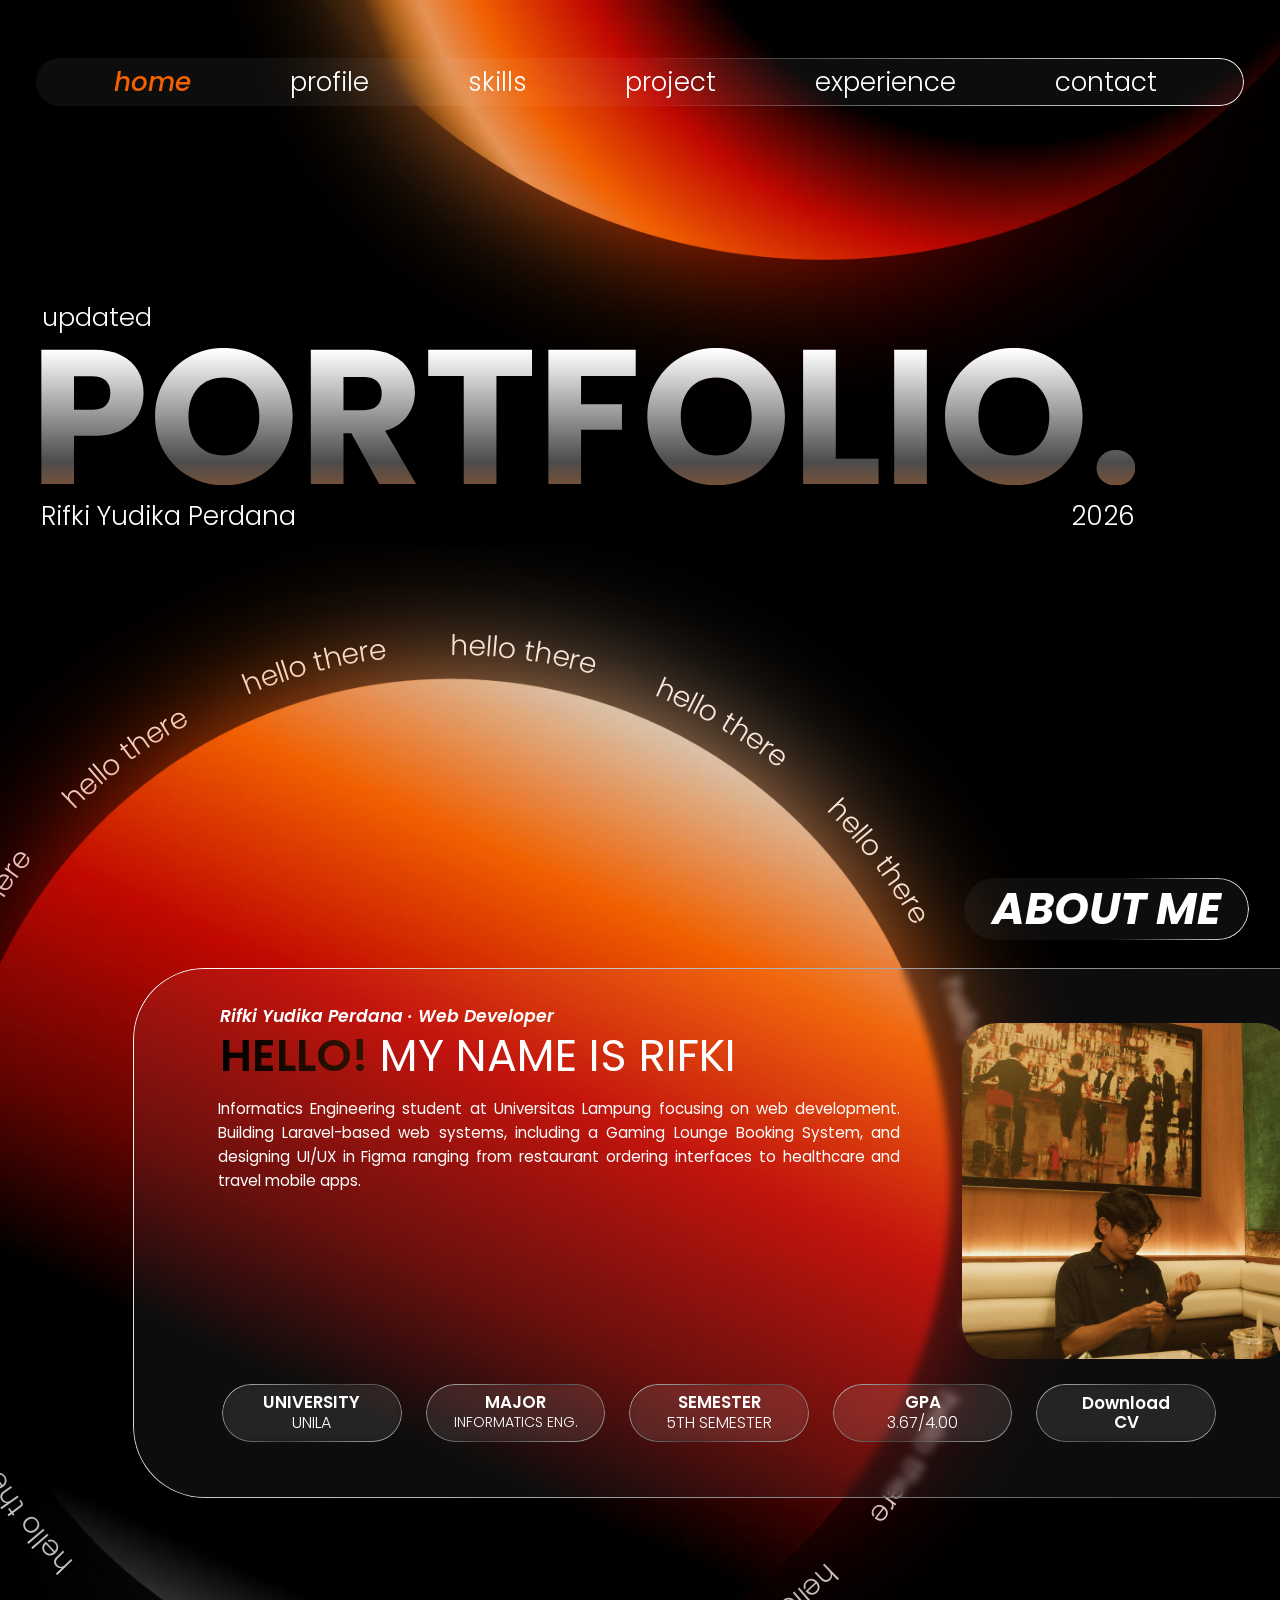
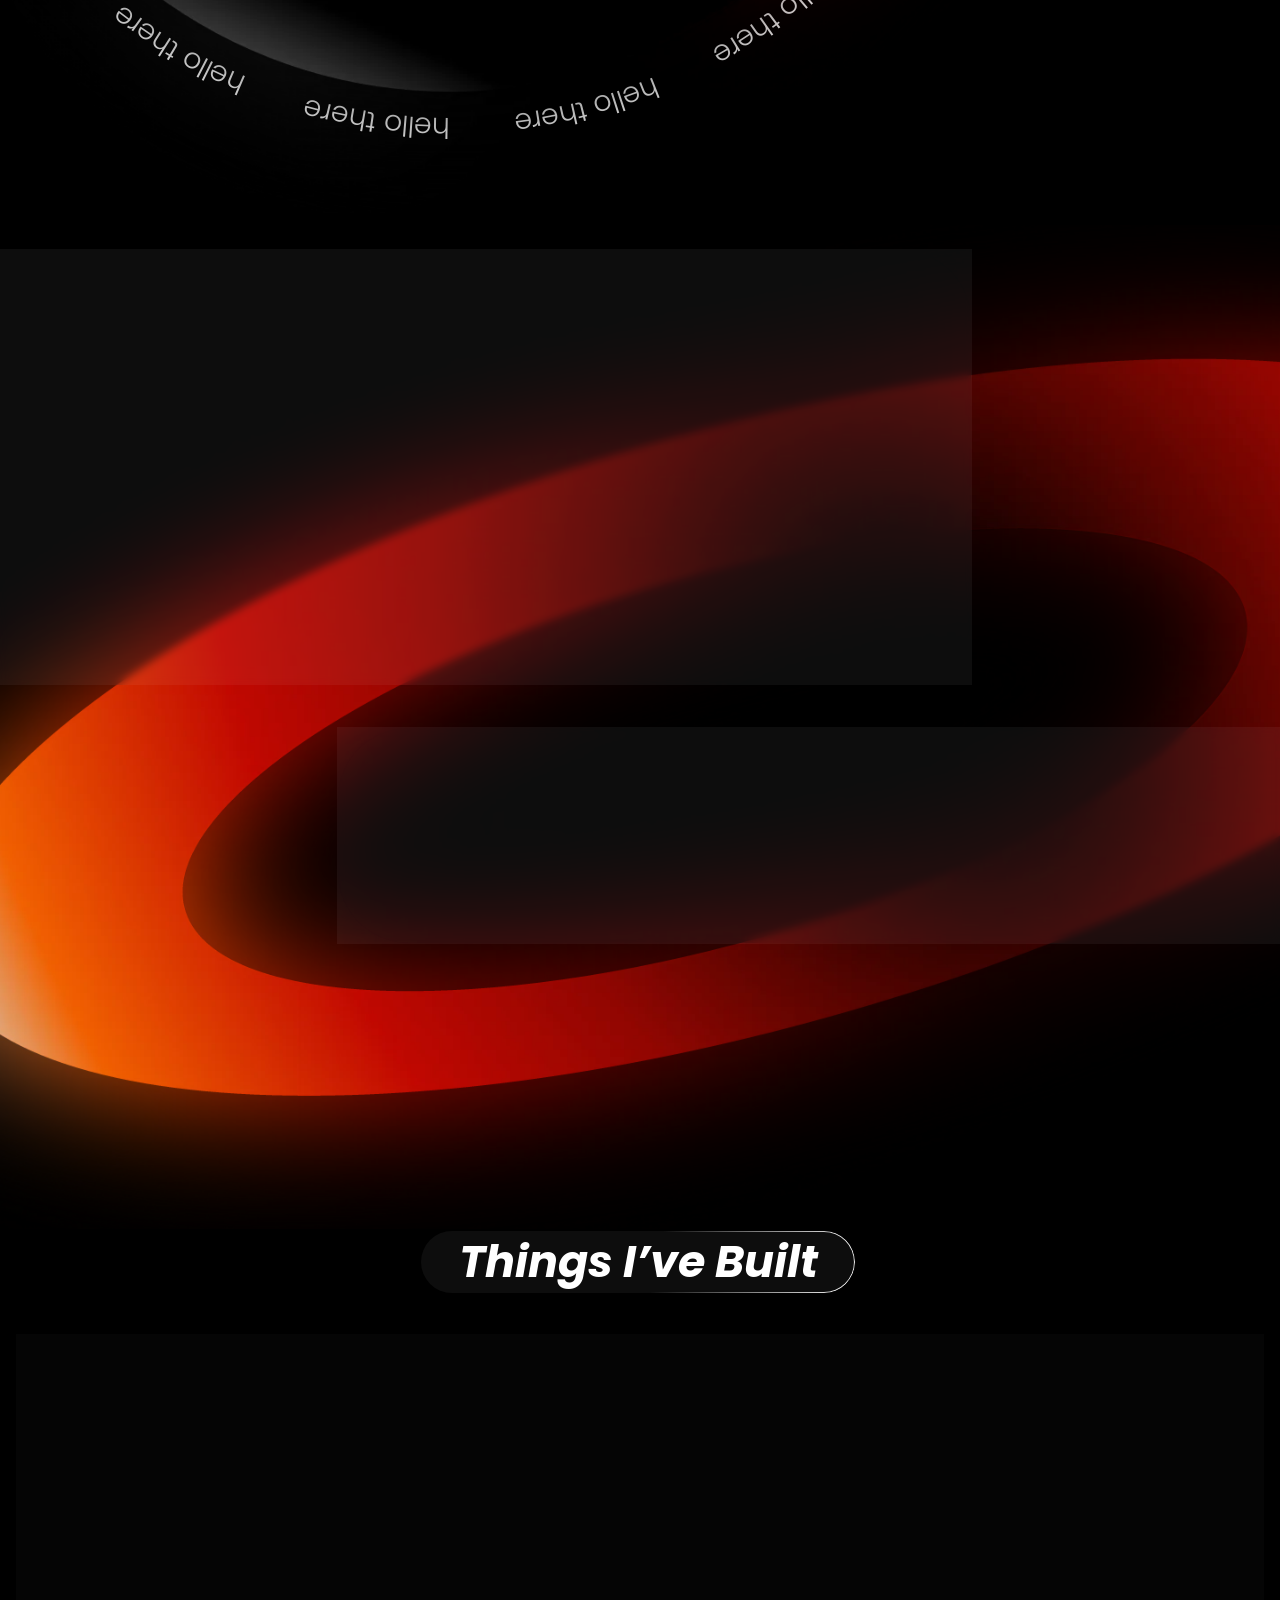
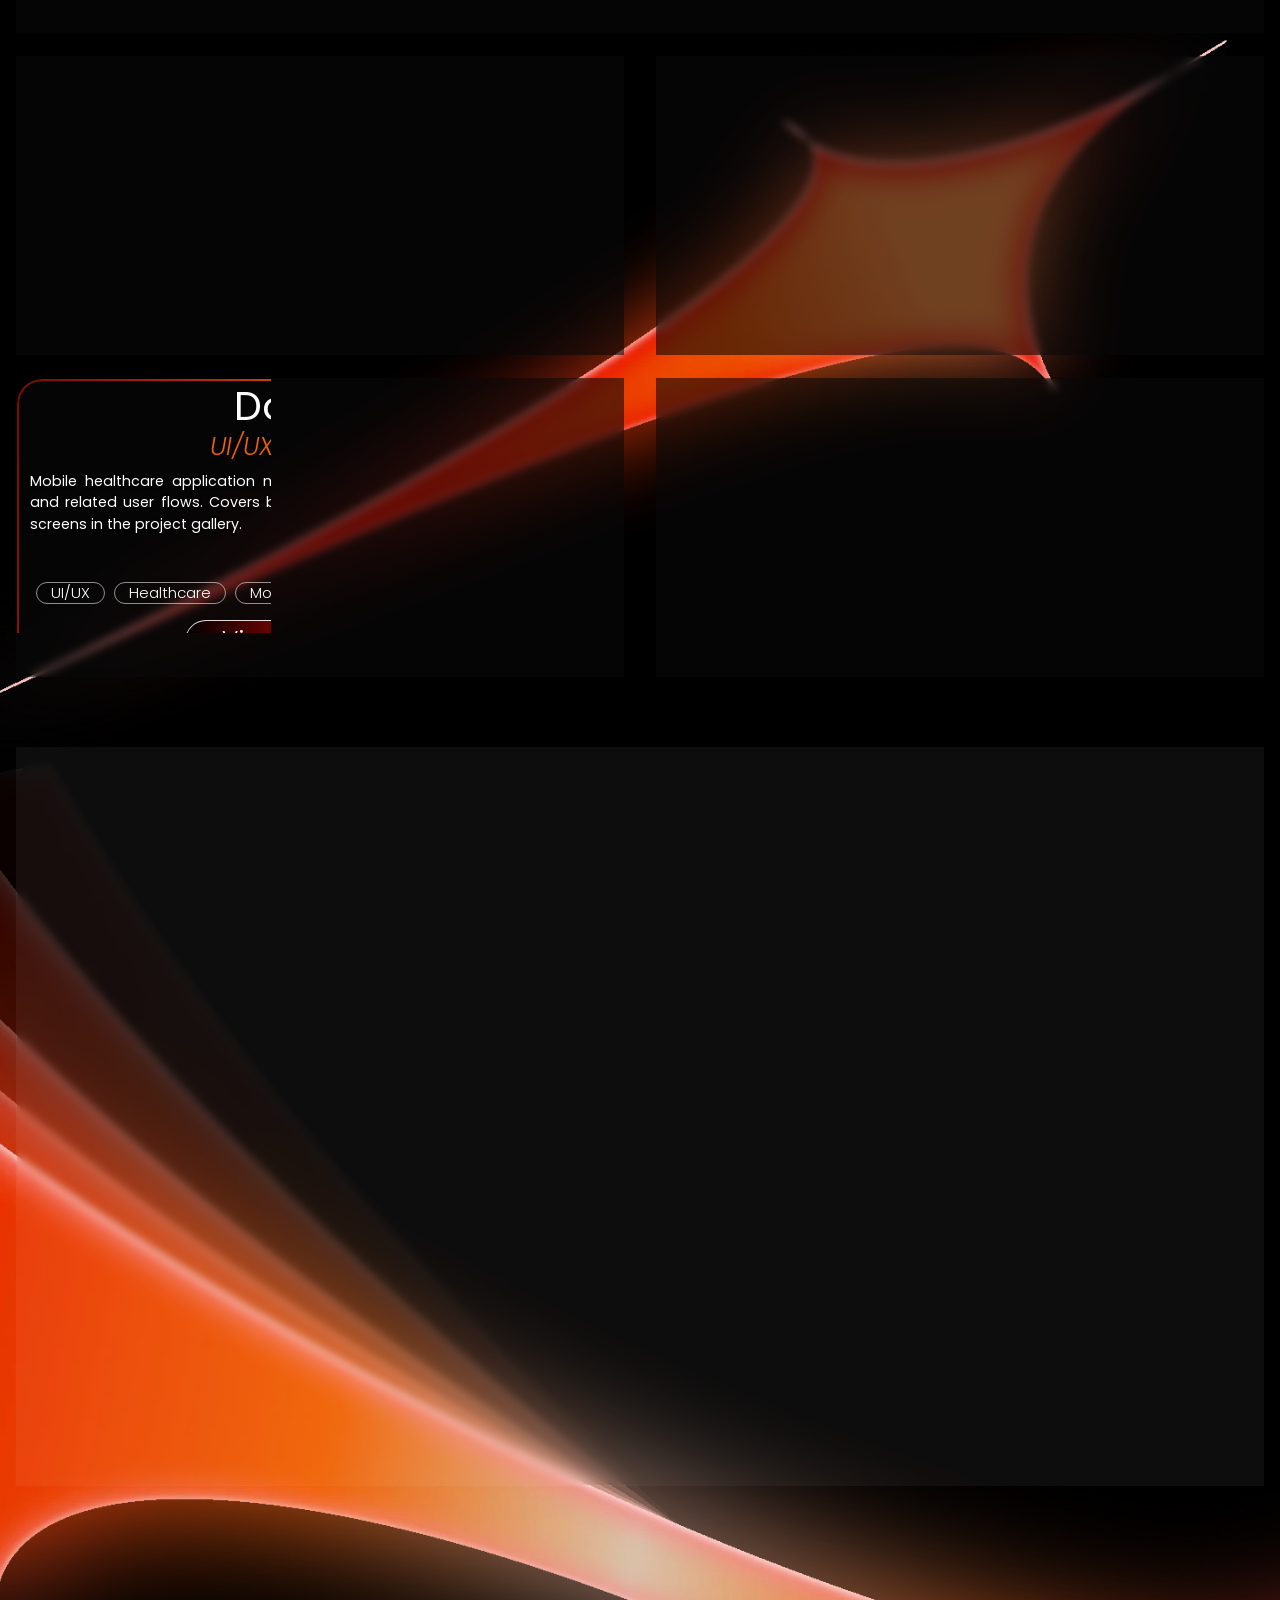
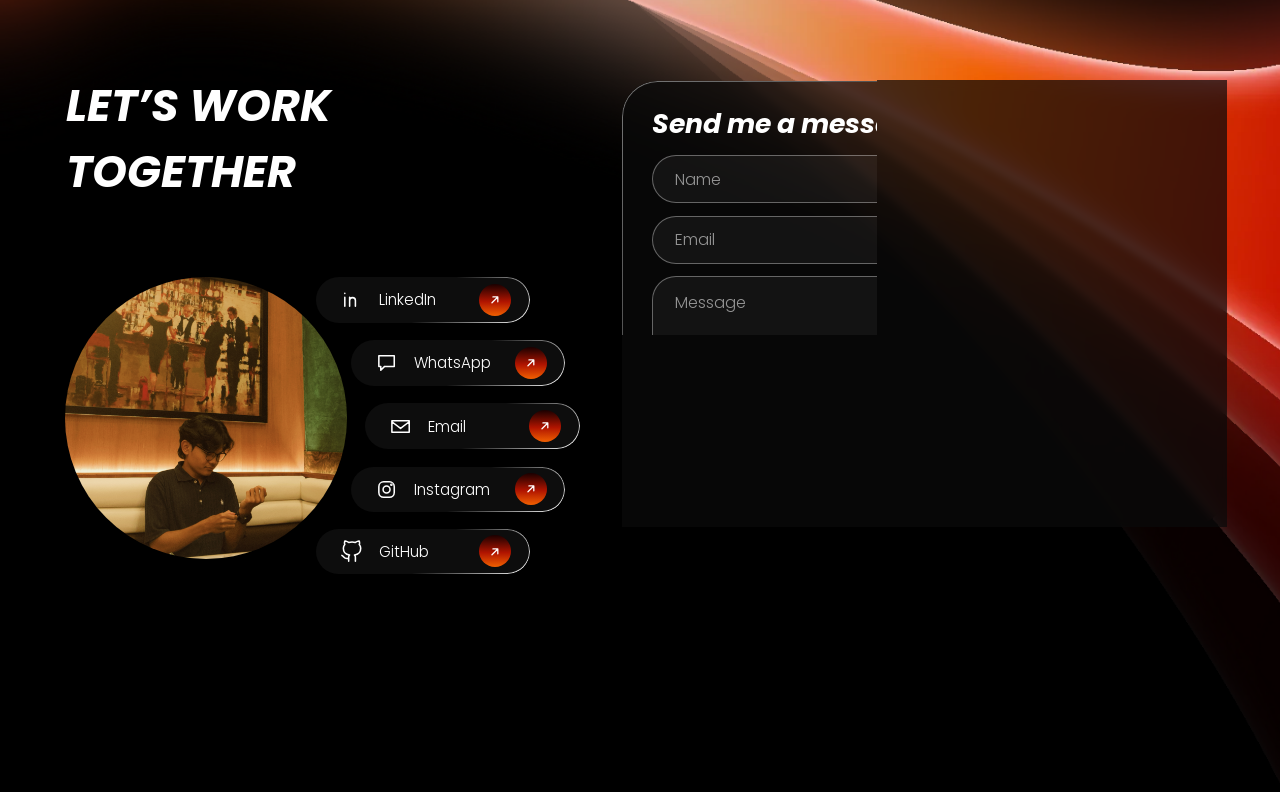
<file: index.html>
<!doctype html>
<html lang="en">
  <head>
    <meta charset="utf-8" />
    <meta
      name="viewport"
      content="width=device-width,initial-scale=1,viewport-fit=cover"
    />
    <title>Rifki Yudika Perdana | Portfolio</title>
    <meta
      name="description"
      content="Portfolio of Rifki Yudika Perdana, Informatics Engineering student at Universitas Lampung."
    />
    <meta name="author" content="Rifki Yudika Perdana" />
    <meta name="theme-color" content="#090807" />
    <link rel="icon" href="favicon.svg?v=8" type="image/svg+xml">
    <link rel="icon" href="favicon.ico?v=8" sizes="48x48">
    <link rel="apple-touch-icon" href="apple-touch-icon.png?v=8">

    <!-- Open Graph / Social -->
    <meta property="og:type" content="website" />
    <meta property="og:title" content="Rifki Yudika Perdana | Portfolio" />
    <meta
      property="og:description"
      content="Portfolio of Rifki Yudika Perdana, Informatics Engineering student at Universitas Lampung."
    />
    <meta property="og:url" content="https://rifki-portfolio-phi.vercel.app/" />
    <meta property="og:image" content="https://rifki-portfolio-phi.vercel.app/assets/images/profile.PNG" />

    <!-- Twitter Card -->
    <meta name="twitter:card" content="summary" />
    <meta name="twitter:title" content="Rifki Yudika Perdana | Portfolio" />
    <meta
      name="twitter:description"
      content="Portfolio of Rifki Yudika Perdana, Informatics Engineering student at Universitas Lampung."
    />
    <meta name="twitter:image" content="https://rifki-portfolio-phi.vercel.app/assets/images/profile.PNG" />

    <link rel="canonical" href="https://rifki-portfolio-phi.vercel.app/" />

    <!-- JSON-LD Structured Data -->
    <script type="application/ld+json">
      {
        "@context": "https://schema.org",
        "@type": "Person",
        "name": "Rifki Yudika Perdana",
        "url": "https://rifki-portfolio-phi.vercel.app/",
        "image": "https://rifki-portfolio-phi.vercel.app/assets/images/profile.PNG",
        "jobTitle": "Web Developer",
        "affiliation": {
          "@type": "CollegeOrUniversity",
          "name": "Universitas Lampung"
        },
        "sameAs": [
          "https://github.com/Ryper29",
          "https://www.linkedin.com/in/rifki-yudika-perdana",
          "https://www.instagram.com/rifki.y.p"
        ]
      }
    </script>

    <script>
      (() => {
        const r = document.documentElement,
          f = () =>
            r.style.setProperty(
              "--z",
              innerWidth >= 1000 ? Math.min(r.clientWidth / 1440, 1) : 1,
            );
        f();
        addEventListener("resize", f);
        addEventListener("load", f);
      })();
    </script>
    <link rel="stylesheet" href="home.css" />
  </head>
  <body>
    <a class="skip" href="#about">Skip to content</a>
    <main class="stage">
      <div class="navwrap">
        <nav
          class="nav g ab"
          style="--x: 41; --y: 65"
          aria-label="Main navigation"
        >
          <a href="#home" class="on">home</a><a href="#about">profile</a
          ><a href="#skills">skills</a><a href="#projects">project</a
          ><a href="#experience">experience</a><a href="#contact">contact</a>
        </nav>
      </div>
      <div class="sc" style="height: 2000px">
        <img
          class="art a-pa"
          alt=""
          aria-hidden="true"
          src="assets/art/planet-a.webp"
          style="left: 262px; top: 0; width: 1415px; height: 443px"
        />
        <section id="home" class="sx" style="top: 0; height: 980px">
          <p class="up ab" style="--x: 47; --y: 343">updated</p>
          <h1 class="ttl ab" style="--x: 46; --y: 391">
            <svg viewBox="46 391 1231 155" role="img" aria-label="Portfolio">
              <defs>
                <linearGradient
                  id="gt"
                  gradientUnits="userSpaceOnUse"
                  x1="670"
                  y1="393"
                  x2="670"
                  y2="704"
                >
                  <stop stop-color="#fff" />
                  <stop offset=".403846" stop-color="#4C4C4C" />
                  <stop offset=".750308" stop-color="#F16001" />
                </linearGradient>
              </defs>
              <path
                d="M161.355 441.66C161.355 450.403 159.348 458.43 155.335 465.74C151.322 472.907 145.158 478.712 136.845 483.155C128.532 487.598 118.212 489.82 105.885 489.82H83.095V544H46.33V393.07H105.885C117.925 393.07 128.102 395.148 136.415 399.305C144.728 403.462 150.963 409.195 155.12 416.505C159.277 423.815 161.355 432.2 161.355 441.66ZM103.09 460.58C110.113 460.58 115.345 458.932 118.785 455.635C122.225 452.338 123.945 447.68 123.945 441.66C123.945 435.64 122.225 430.982 118.785 427.685C115.345 424.388 110.113 422.74 103.09 422.74H83.095V460.58H103.09ZM251.875 545.505C237.685 545.505 224.642 542.208 212.745 535.615C200.992 529.022 191.603 519.848 184.58 508.095C177.7 496.198 174.26 482.868 174.26 468.105C174.26 453.342 177.7 440.083 184.58 428.33C191.603 416.577 200.992 407.403 212.745 400.81C224.642 394.217 237.685 390.92 251.875 390.92C266.065 390.92 279.037 394.217 290.79 400.81C302.687 407.403 312.003 416.577 318.74 428.33C325.62 440.083 329.06 453.342 329.06 468.105C329.06 482.868 325.62 496.198 318.74 508.095C311.86 519.848 302.543 529.022 290.79 535.615C279.037 542.208 266.065 545.505 251.875 545.505ZM251.875 511.965C263.915 511.965 273.518 507.952 280.685 499.925C287.995 491.898 291.65 481.292 291.65 468.105C291.65 454.775 287.995 444.168 280.685 436.285C273.518 428.258 263.915 424.245 251.875 424.245C239.692 424.245 229.945 428.187 222.635 436.07C215.468 443.953 211.885 454.632 211.885 468.105C211.885 481.435 215.468 492.113 222.635 500.14C229.945 508.023 239.692 511.965 251.875 511.965ZM426.484 544L395.094 487.025H386.279V544H349.514V393.07H411.219C423.115 393.07 433.22 395.148 441.534 399.305C449.99 403.462 456.297 409.195 460.454 416.505C464.61 423.672 466.689 431.698 466.689 440.585C466.689 450.618 463.822 459.577 458.089 467.46C452.499 475.343 444.185 480.933 433.149 484.23L467.979 544H426.484ZM386.279 461.01H409.069C415.805 461.01 420.822 459.362 424.119 456.065C427.559 452.768 429.279 448.11 429.279 442.09C429.279 436.357 427.559 431.842 424.119 428.545C420.822 425.248 415.805 423.6 409.069 423.6H386.279V461.01ZM598.343 393.07V422.525H558.352V544H521.587V422.525H481.598V393.07H598.343ZM715.049 393.07V422.525H653.559V454.345H699.569V482.94H653.559V544H616.794V393.07H715.049ZM805.752 545.505C791.562 545.505 778.519 542.208 766.622 535.615C754.869 529.022 745.48 519.848 738.457 508.095C731.577 496.198 728.137 482.868 728.137 468.105C728.137 453.342 731.577 440.083 738.457 428.33C745.48 416.577 754.869 407.403 766.622 400.81C778.519 394.217 791.562 390.92 805.752 390.92C819.942 390.92 832.914 394.217 844.667 400.81C856.564 407.403 865.88 416.577 872.617 428.33C879.497 440.083 882.937 453.342 882.937 468.105C882.937 482.868 879.497 496.198 872.617 508.095C865.737 519.848 856.42 529.022 844.667 535.615C832.914 542.208 819.942 545.505 805.752 545.505ZM805.752 511.965C817.792 511.965 827.395 507.952 834.562 499.925C841.872 491.898 845.527 481.292 845.527 468.105C845.527 454.775 841.872 444.168 834.562 436.285C827.395 428.258 817.792 424.245 805.752 424.245C793.569 424.245 783.822 428.187 776.512 436.07C769.345 443.953 765.762 454.632 765.762 468.105C765.762 481.435 769.345 492.113 776.512 500.14C783.822 508.023 793.569 511.965 805.752 511.965ZM940.156 515.62H988.316V544H903.391V393.07H940.156V515.62ZM1042.62 393.07V544H1005.85V393.07H1042.62ZM1140.64 545.505C1126.45 545.505 1113.41 542.208 1101.51 535.615C1089.76 529.022 1080.37 519.848 1073.34 508.095C1066.46 496.198 1063.02 482.868 1063.02 468.105C1063.02 453.342 1066.46 440.083 1073.34 428.33C1080.37 416.577 1089.76 407.403 1101.51 400.81C1113.41 394.217 1126.45 390.92 1140.64 390.92C1154.83 390.92 1167.8 394.217 1179.55 400.81C1191.45 407.403 1200.77 416.577 1207.5 428.33C1214.38 440.083 1217.82 453.342 1217.82 468.105C1217.82 482.868 1214.38 496.198 1207.5 508.095C1200.62 519.848 1191.31 529.022 1179.55 535.615C1167.8 542.208 1154.83 545.505 1140.64 545.505ZM1140.64 511.965C1152.68 511.965 1162.28 507.952 1169.45 499.925C1176.76 491.898 1180.41 481.292 1180.41 468.105C1180.41 454.775 1176.76 444.168 1169.45 436.285C1162.28 428.258 1152.68 424.245 1140.64 424.245C1128.46 424.245 1118.71 428.187 1111.4 436.07C1104.23 443.953 1100.65 454.632 1100.65 468.105C1100.65 481.435 1104.23 492.113 1111.4 500.14C1118.71 508.023 1128.46 511.965 1140.64 511.965ZM1255.48 545.72C1249.03 545.72 1243.72 543.857 1239.57 540.13C1235.55 536.26 1233.55 531.53 1233.55 525.94C1233.55 520.207 1235.55 515.405 1239.57 511.535C1243.72 507.665 1249.03 505.73 1255.48 505.73C1261.78 505.73 1266.94 507.665 1270.96 511.535C1275.11 515.405 1277.19 520.207 1277.19 525.94C1277.19 531.53 1275.11 536.26 1270.96 540.13C1266.94 543.857 1261.78 545.72 1255.48 545.72Z"
                fill="url(#gt)"
              />
            </svg>
          </h1>
          <div class="hm">
            <p class="sub ab" style="--x: 46; --y: 566">
              Rifki Yudika Perdana
            </p>
            <p class="yr ab" style="--x: 1205; --y: 566">2026</p>
          </div>
        </section>
        <section
          id="about"
          class="sx"
          style="top: 980px; height: 1020px"
          aria-labelledby="ab-t"
        >
          <svg
            class="art a-rg"
            viewBox="-700 -700 1400 1400"
            width="1400"
            height="1400"
            aria-hidden="true"
            style="left: -246px; top: -346px"
          >
            <defs>
              <path
                id="rp"
                d="M0,-598A598,598 0 1,1 0,598A598,598 0 1,1 0,-598"
              />
            </defs>
            <g
              fill="#fff"
              fill-opacity="1"
              font-family="Poppins,sans-serif"
              font-weight="300"
              font-size="32"
            >
              <text><textPath href="#rp" startOffset="0%">hello there</textPath></text>
              <text><textPath href="#rp" startOffset="6.25%">hello there</textPath></text>
              <text><textPath href="#rp" startOffset="12.5%">hello there</textPath></text>
              <text><textPath href="#rp" startOffset="18.75%">hello there</textPath></text>
              <text><textPath href="#rp" startOffset="25%">hello there</textPath></text>
              <text><textPath href="#rp" startOffset="31.25%">hello there</textPath></text>
              <text><textPath href="#rp" startOffset="37.5%">hello there</textPath></text>
              <text><textPath href="#rp" startOffset="43.75%">hello there</textPath></text>
              <text><textPath href="#rp" startOffset="50%">hello there</textPath></text>
              <text><textPath href="#rp" startOffset="56.25%">hello there</textPath></text>
              <text><textPath href="#rp" startOffset="62.5%">hello there</textPath></text>
              <text><textPath href="#rp" startOffset="68.75%">hello there</textPath></text>
              <text><textPath href="#rp" startOffset="75%">hello there</textPath></text>
              <text><textPath href="#rp" startOffset="81.25%">hello there</textPath></text>
              <text><textPath href="#rp" startOffset="87.5%">hello there</textPath></text>
              <text><textPath href="#rp" startOffset="93.75%">hello there</textPath></text>
            </g>
          </svg>
          <img
            class="art a-pb"
            alt=""
            aria-hidden="true"
            src="assets/art/planet-b.webp"
            style="left: -259px; top: -367px; width: 1426px; height: 1440px"
          />
          <h2 id="ab-t" class="pill g ab" style="--x: 1085; --y: 8">
            ABOUT ME
          </h2>
          <div class="pn g ab" style="--x: 150; --y: 109">
            <p class="eb ab" style="--x: 98; --y: 45">
              Rifki Yudika Perdana · Web Developer
            </p>
            <p class="hd ab" style="--x: 98; --y: 74">
              <b>HELLO!</b> MY NAME IS RIFKI
            </p>
            <p class="pg ab" style="--x: 95; --y: 145">
              Informatics Engineering student at Universitas Lampung focusing on
              web development. Building Laravel-based web systems, including a
              Gaming Lounge Booking System, and designing UI/UX in Figma
              ranging from restaurant ordering interfaces to healthcare and
              travel mobile apps.
            </p>
            <div class="ph ab" style="--x: 932; --y: 62">
              <img
                src="assets/images/profile.PNG"
                alt="Portrait of Rifki Yudika Perdana"
                onerror="this.remove()"
              />
            </div>
            <div class="chips ab" style="--x: 100; --y: 468">
              <div class="chip g"><b>University</b><span>UNILA</span></div>
              <div class="chip g">
                <b>Major</b><span class="sm">Informatics Eng.</span>
              </div>
              <div class="chip g">
                <b>Semester</b><span>5th Semester</span>
              </div>
              <div class="chip g"><b>GPA</b><span>3.67/4.00</span></div>
              <a
                class="chip g cv"
                href="assets/CV_Rifki_Yudika_Perdana.pdf"
                download
                ><b>Download<br />CV</b></a
              >
            </div>
          </div>
        </section>
      </div>
      <section
        id="skills"
        class="sc"
        style="height: 1150px"
        aria-labelledby="sk-t"
      >
        <img
          class="art a-sk"
          alt=""
          aria-hidden="true"
          src="assets/art/skills-ring.webp"
          style="left: -226px; top: 53px; width: 2066px; height: 1130px"
        />
        <div class="sp g ab" style="--x: -64; --y: 81">
          <h2 id="sk-t" class="h2 ab" style="--x: 130; --y: 29">
            SKILLSET &amp; EXPERTISE LEVEL
          </h2>
          <ul class="sk ab" style="--x: 128; --y: 83">
            <li>
              <span>Laravel</span
              ><b role="img" aria-label="Level 5 of 10"
                ><i class="f"></i><i class="f"></i><i class="f"></i
                ><i class="f"></i><i class="f"></i><i></i><i></i
                ><i></i><i></i><i></i
              ></b>
            </li>
            <li>
              <span>PHP</span
              ><b role="img" aria-label="Level 7 of 10"
                ><i class="f"></i><i class="f"></i><i class="f"></i
                ><i class="f"></i><i class="f"></i><i class="f"></i
                ><i class="f"></i><i></i><i></i><i></i
              ></b>
            </li>
            <li>
              <span>MySQL</span
              ><b role="img" aria-label="Level 8 of 10"
                ><i class="f"></i><i class="f"></i><i class="f"></i
                ><i class="f"></i><i class="f"></i><i class="f"></i
                ><i class="f"></i><i class="f"></i><i></i><i></i
              ></b>
            </li>
            <li>
              <span>Tailwind CSS</span
              ><b role="img" aria-label="Level 7 of 10"
                ><i class="f"></i><i class="f"></i><i class="f"></i
                ><i class="f"></i><i class="f"></i><i class="f"></i
                ><i class="f"></i><i></i><i></i><i></i
              ></b>
            </li>
            <li>
              <span>UI/UX Design</span
              ><b role="img" aria-label="Level 8 of 10"
                ><i class="f"></i><i class="f"></i><i class="f"></i
                ><i class="f"></i><i class="f"></i><i class="f"></i
                ><i class="f"></i><i class="f"></i><i></i><i></i
              ></b>
            </li>
            <li>
              <span>Figma</span
              ><b role="img" aria-label="Level 8 of 10"
                ><i class="f"></i><i class="f"></i><i class="f"></i
                ><i class="f"></i><i class="f"></i><i class="f"></i
                ><i class="f"></i><i class="f"></i><i></i><i></i
              ></b>
            </li>
            <li>
              <span>OJS</span
              ><b role="img" aria-label="Level 4 of 10"
                ><i class="f"></i><i class="f"></i><i class="f"></i
                ><i class="f"></i><i></i><i></i><i></i><i></i><i></i
                ><i></i
              ></b>
            </li>
            <li>
              <span>GitHub</span
              ><b role="img" aria-label="Level 9 of 10"
                ><i class="f"></i><i class="f"></i><i class="f"></i
                ><i class="f"></i><i class="f"></i><i class="f"></i
                ><i class="f"></i><i class="f"></i><i class="f"></i
                ><i></i
              ></b>
            </li>
          </ul>
        </div>
        <div class="wp g ab" style="--x: 380; --y: 619">
          <h2 class="h2 ab" style="--x: 64; --y: 33">SOFTWARE &amp; TOOLS</h2>
          <div class="tiles ab" style="--x: 62; --y: 98">
            <figure class="tile">
              <div class="tb o">
                <svg viewBox="0 0 24 24" fill="#1e1e1e" aria-hidden="true"><path d="M23.642 5.43a.364.364 0 01.014.1v5.149c0 .135-.073.26-.189.326l-4.323 2.49v4.934a.378.378 0 01-.188.326L9.93 23.949a.316.316 0 01-.066.027c-.008.002-.016.008-.024.01a.348.348 0 01-.192 0c-.011-.002-.02-.008-.03-.012-.02-.008-.042-.014-.062-.025L.533 18.755a.376.376 0 01-.189-.326V2.974c0-.033.005-.066.014-.098.003-.012.01-.02.014-.032a.369.369 0 01.023-.058c.004-.013.015-.022.023-.033l.033-.045c.012-.01.025-.018.037-.027.014-.012.027-.024.041-.034H.53L5.043.05a.375.375 0 01.375 0L9.93 2.647h.002c.015.01.027.021.04.033l.038.027c.013.014.02.03.033.045.008.011.02.021.025.033.01.02.017.038.024.058.003.011.01.021.013.032.01.031.014.064.014.098v9.652l3.76-2.164V5.527c0-.033.004-.066.013-.098.003-.01.01-.02.013-.032a.487.487 0 01.024-.059c.007-.012.018-.02.025-.033.012-.015.021-.03.033-.043.012-.012.025-.02.037-.028.014-.01.026-.023.041-.032h.001l4.513-2.598a.375.375 0 01.375 0l4.513 2.598c.016.01.027.021.042.031.012.01.025.018.036.028.013.014.022.03.034.044.008.012.019.021.024.033.011.02.018.04.024.06.006.01.012.021.015.032zm-.74 5.032V6.179l-1.578.908-2.182 1.256v4.283zm-4.51 7.75v-4.287l-2.147 1.225-6.126 3.498v4.325zM1.093 3.624v14.588l8.273 4.761v-4.325l-4.322-2.445-.002-.003H5.04c-.014-.01-.025-.021-.04-.031-.011-.01-.024-.018-.035-.027l-.001-.002c-.013-.012-.021-.025-.031-.04-.01-.011-.021-.022-.028-.036h-.002c-.008-.014-.013-.031-.02-.047-.006-.016-.014-.027-.018-.043a.49.49 0 01-.008-.057c-.002-.014-.006-.027-.006-.041V5.789l-2.18-1.257zM5.23.81L1.47 2.974l3.76 2.164 3.758-2.164zm1.956 13.505l2.182-1.256V3.624l-1.58.91-2.182 1.255v9.435zm11.581-10.95l-3.76 2.163 3.76 2.163 3.759-2.164zm-.376 4.978L16.21 7.087 14.63 6.18v4.283l2.182 1.256 1.58.908zm-8.65 9.654l5.514-3.148 2.756-1.572-3.757-2.163-4.323 2.489-3.941 2.27z"/></svg>
              </div>
              <figcaption>Laravel</figcaption>
            </figure>
            <figure class="tile">
              <div class="tb">
                <svg viewBox="0 0 24 24" fill="#1e1e1e" aria-hidden="true"><path d="M7.01 10.207h-.944l-.515 2.648h.838c.556 0 .97-.105 1.242-.314.272-.21.455-.559.55-1.049.092-.47.05-.802-.124-.995-.175-.193-.523-.29-1.047-.29zM12 5.688C5.373 5.688 0 8.514 0 12s5.373 6.313 12 6.313S24 15.486 24 12c0-3.486-5.373-6.312-12-6.312zm-3.26 7.451c-.261.25-.575.438-.917.551-.336.108-.765.164-1.285.164H5.357l-.327 1.681H3.652l1.23-6.326h2.65c.797 0 1.378.209 1.744.628.366.418.476 1.002.33 1.752a2.836 2.836 0 0 1-.305.847c-.143.255-.33.49-.561.703zm4.024.715l.543-2.799c.063-.318.039-.536-.068-.651-.107-.116-.336-.174-.687-.174H11.46l-.704 3.625H9.388l1.23-6.327h1.367l-.327 1.682h1.218c.767 0 1.295.134 1.586.401s.378.7.263 1.299l-.572 2.944h-1.389zm7.597-2.265a2.782 2.782 0 0 1-.305.847c-.143.255-.33.49-.561.703a2.44 2.44 0 0 1-.917.551c-.336.108-.765.164-1.286.164h-1.18l-.327 1.682h-1.378l1.23-6.326h2.649c.797 0 1.378.209 1.744.628.366.417.477 1.001.331 1.751zM17.766 10.207h-.943l-.516 2.648h.838c.557 0 .971-.105 1.242-.314.272-.21.455-.559.551-1.049.092-.47.049-.802-.125-.995s-.524-.29-1.047-.29z"/></svg>
              </div>
              <figcaption>PHP</figcaption>
            </figure>
            <figure class="tile">
              <div class="tb o">
                <svg viewBox="0 0 24 24" fill="#1e1e1e" aria-hidden="true"><path d="M16.405 5.501c-.115 0-.193.014-.274.033v.013h.014c.054.104.146.18.214.273.054.107.1.214.154.32l.014-.015c.094-.066.14-.172.14-.333-.04-.047-.046-.094-.08-.14-.04-.067-.126-.1-.18-.153zM5.77 18.695h-.927a50.854 50.854 0 00-.27-4.41h-.008l-1.41 4.41H2.45l-1.4-4.41h-.01a72.892 72.892 0 00-.195 4.41H0c.055-1.966.192-3.81.41-5.53h1.15l1.335 4.064h.008l1.347-4.064h1.095c.242 2.015.384 3.86.428 5.53zm4.017-4.08c-.378 2.045-.876 3.533-1.492 4.46-.482.716-1.01 1.073-1.583 1.073-.153 0-.34-.046-.566-.138v-.494c.11.017.24.026.386.026.268 0 .483-.075.647-.222.197-.18.295-.382.295-.605 0-.155-.077-.47-.23-.944L6.23 14.615h.91l.727 2.36c.164.536.233.91.205 1.123.4-1.064.678-2.227.835-3.483zm12.325 4.08h-2.63v-5.53h.885v4.85h1.745zm-3.32.135l-1.016-.5c.09-.076.177-.158.255-.25.433-.506.648-1.258.648-2.253 0-1.83-.718-2.746-2.155-2.746-.704 0-1.254.232-1.65.697-.43.508-.646 1.256-.646 2.245 0 .972.19 1.686.574 2.14.35.41.877.615 1.583.615.264 0 .506-.033.725-.098l1.325.772.36-.622zM15.5 17.588c-.225-.36-.337-.94-.337-1.736 0-1.393.424-2.09 1.27-2.09.443 0 .77.167.977.5.224.362.336.936.336 1.723 0 1.404-.424 2.108-1.27 2.108-.445 0-.77-.167-.978-.5zm-1.658-.425c0 .47-.172.856-.516 1.156-.344.3-.803.45-1.384.45-.543 0-1.064-.172-1.573-.515l.237-.476c.438.22.833.328 1.19.328.332 0 .593-.073.783-.22a.754.754 0 00.3-.615c0-.33-.23-.61-.648-.845-.388-.213-1.163-.657-1.163-.657-.422-.307-.632-.636-.632-1.177 0-.45.157-.81.47-1.085.315-.278.72-.415 1.22-.415.512 0 .98.136 1.4.41l-.213.476a2.726 2.726 0 00-1.064-.23c-.283 0-.502.068-.654.206a.685.685 0 00-.248.524c0 .328.234.61.666.85.393.215 1.187.67 1.187.67.433.305.648.63.648 1.168zm9.382-5.852c-.535-.014-.95.04-1.297.188-.1.04-.26.04-.274.167.055.053.063.14.11.214.08.134.218.313.346.407.14.11.28.216.427.31.26.16.555.255.81.416.145.094.293.213.44.313.073.05.12.14.214.172v-.02c-.046-.06-.06-.147-.105-.214-.067-.067-.134-.127-.2-.193a3.223 3.223 0 00-.695-.675c-.214-.146-.682-.35-.77-.595l-.013-.014c.146-.013.32-.066.46-.106.227-.06.435-.047.67-.106.106-.027.213-.06.32-.094v-.06c-.12-.12-.21-.283-.334-.395a8.867 8.867 0 00-1.104-.823c-.21-.134-.476-.22-.697-.334-.08-.04-.214-.06-.26-.127-.12-.146-.19-.34-.275-.514a17.69 17.69 0 01-.547-1.163c-.12-.262-.193-.523-.34-.763-.69-1.137-1.437-1.826-2.586-2.5-.247-.14-.543-.2-.856-.274-.167-.008-.334-.02-.5-.027-.11-.047-.216-.174-.31-.235-.38-.24-1.364-.76-1.644-.072-.18.434.267.862.422 1.082.115.153.26.328.34.5.047.116.06.235.107.356.106.294.207.622.347.897.073.14.153.287.247.413.054.073.146.107.167.227-.094.136-.1.334-.154.5-.24.757-.146 1.693.194 2.25.107.166.362.534.703.393.3-.12.234-.5.32-.835.02-.08.007-.133.048-.187v.015c.094.188.188.367.274.555.206.328.566.668.867.895.16.12.287.328.487.402v-.02h-.015c-.043-.058-.1-.086-.154-.133a3.445 3.445 0 01-.35-.4 8.76 8.76 0 01-.747-1.218c-.11-.21-.202-.436-.29-.643-.04-.08-.04-.2-.107-.24-.1.146-.247.273-.32.453-.127.288-.14.642-.188 1.01-.027.007-.014 0-.027.014-.214-.052-.287-.274-.367-.46-.2-.475-.233-1.238-.06-1.785.047-.14.247-.582.167-.716-.042-.127-.174-.2-.247-.303a2.478 2.478 0 01-.24-.427c-.16-.374-.24-.788-.414-1.162-.08-.173-.22-.354-.334-.513-.127-.18-.267-.307-.368-.52-.033-.073-.08-.194-.027-.274.014-.054.042-.075.094-.09.088-.072.335.022.422.062.247.1.455.194.662.334.094.066.195.193.315.226h.14c.214.047.455.014.655.073.355.114.675.28.962.46a5.953 5.953 0 012.085 2.286c.08.154.115.295.188.455.14.33.313.663.455.982.14.315.275.636.476.897.1.14.502.213.682.286.133.06.34.115.46.188.23.14.454.3.67.454.11.076.443.243.463.378z"/></svg>
              </div>
              <figcaption>MySQL</figcaption>
            </figure>
            <figure class="tile">
              <div class="tb">
                <svg viewBox="0 0 24 24" fill="#1e1e1e" aria-hidden="true"><path d="M12.001,4.8c-3.2,0-5.2,1.6-6,4.8c1.2-1.6,2.6-2.2,4.2-1.8c0.913,0.228,1.565,0.89,2.288,1.624 C13.666,10.618,15.027,12,18.001,12c3.2,0,5.2-1.6,6-4.8c-1.2,1.6-2.6,2.2-4.2,1.8c-0.913-0.228-1.565-0.89-2.288-1.624 C16.337,6.182,14.976,4.8,12.001,4.8z M6.001,12c-3.2,0-5.2,1.6-6,4.8c1.2-1.6,2.6-2.2,4.2-1.8c0.913,0.228,1.565,0.89,2.288,1.624 c1.177,1.194,2.538,2.576,5.512,2.576c3.2,0,5.2-1.6,6-4.8c-1.2,1.6-2.6,2.2-4.2,1.8c-0.913-0.228-1.565-0.89-2.288-1.624 C10.337,13.382,8.976,12,6.001,12z"/></svg>
              </div>
              <figcaption>Tailwind</figcaption>
            </figure>
            <figure class="tile">
              <div class="tb o">
                <svg viewBox="0 0 24 24" fill="#1e1e1e" aria-hidden="true"><path d="M15.852 8.981h-4.588V0h4.588c2.476 0 4.49 2.014 4.49 4.49s-2.014 4.491-4.49 4.491zM12.735 7.51h3.117c1.665 0 3.019-1.355 3.019-3.019s-1.355-3.019-3.019-3.019h-3.117V7.51zm0 1.471H8.148c-2.476 0-4.49-2.014-4.49-4.49S5.672 0 8.148 0h4.588v8.981zm-4.587-7.51c-1.665 0-3.019 1.355-3.019 3.019s1.354 3.02 3.019 3.02h3.117V1.471H8.148zm4.587 15.019H8.148c-2.476 0-4.49-2.014-4.49-4.49s2.014-4.49 4.49-4.49h4.588v8.98zM8.148 8.981c-1.665 0-3.019 1.355-3.019 3.019s1.355 3.019 3.019 3.019h3.117V8.981H8.148zM8.172 24c-2.489 0-4.515-2.014-4.515-4.49s2.014-4.49 4.49-4.49h4.588v4.441c0 2.503-2.047 4.539-4.563 4.539zm-.024-7.51a3.023 3.023 0 0 0-3.019 3.019c0 1.665 1.365 3.019 3.044 3.019 1.705 0 3.093-1.376 3.093-3.068v-2.97H8.148zm7.704 0h-.098c-2.476 0-4.49-2.014-4.49-4.49s2.014-4.49 4.49-4.49h.098c2.476 0 4.49 2.014 4.49 4.49s-2.014 4.49-4.49 4.49zm-.097-7.509c-1.665 0-3.019 1.355-3.019 3.019s1.355 3.019 3.019 3.019h.098c1.665 0 3.019-1.355 3.019-3.019s-1.355-3.019-3.019-3.019h-.098z"/></svg>
              </div>
              <figcaption>Figma</figcaption>
            </figure>
            <figure class="tile">
              <div class="tb">
                <svg viewBox="0 0 24 24" fill="none" stroke="#1e1e1e" stroke-width="1.9" stroke-linecap="round" stroke-linejoin="round" aria-hidden="true"><path d="M2 5.5A2.5 2.5 0 0 1 4.5 3H10a3 3 0 0 1 2 1a3 3 0 0 1 2-1h5.5A2.5 2.5 0 0 1 22 5.5V19a1.5 1.5 0 0 1-1.5 1.5H14a2 2 0 0 0-2 1.5a2 2 0 0 0-2-1.5H3.5A1.5 1.5 0 0 1 2 19V5.5Z"/><path d="M12 4v18"/><path d="M6 8h3M6 12h3M15 8h3M15 12h3"/></svg>
              </div>
              <figcaption>OJS</figcaption>
            </figure>
          </div>
        </div>
      </section>
      <section
        id="projects"
        class="sc"
        style="padding-top: 152px; padding-bottom: 30px"
        aria-labelledby="pj-t"
      >
        <h2
          id="pj-t"
          class="pill pj g ab"
          style="--x: 474; --y: 35; --w: 488px"
        >
          Things I’ve Built
        </h2>
        <div class="cards">
          <img
            class="art a-st"
            alt=""
            aria-hidden="true"
            src="assets/art/streak.webp"
            style="left: -265px; top: 321px; width: 1626px; height: 870px"
          />
          <article class="card g fl">
            <h3>Gaming Lounge Booking System</h3>
            <div class="st">Featured · Web App</div>
            <p>
              A Laravel-based web system for room management, transactions, and
              self-service booking. Supports Admin and Customer roles, VIP/VVIP
              room selection, and automatic price calculation. Includes a gallery
              of 12 screenshots covering welcome, login, admin dashboard, room
              setup, reservations, timer, and income.
            </p>
            <div class="kw">
              <span>Laravel</span><span>Booking</span
              ><span>Admin &amp; Customer</span>
            </div>
            <div class="ctas">
              <a class="cta" href="gaming-lounge-gallery.html"
                >View Screens<i
                  ><svg
                    viewBox="0 0 10 10"
                    width="10"
                    height="10"
                    aria-hidden="true"
                  >
                    <path
                      d="M2 8 8 2M3 2h5v5"
                      stroke="#fff"
                      fill="none"
                      stroke-width="1.3"
                      stroke-linecap="round"
                      stroke-linejoin="round"
                    /></svg></i></a
              ><a
                class="cta"
                href="https://github.com/Ryper29/Sistem-Manajemen-dan-Booking-Gaming-Lounge"
                target="_blank"
                rel="noopener noreferrer"
                >View Source<i
                  ><svg
                    viewBox="0 0 10 10"
                    width="10"
                    height="10"
                    aria-hidden="true"
                  >
                    <path
                      d="M2 8 8 2M3 2h5v5"
                      stroke="#fff"
                      fill="none"
                      stroke-width="1.3"
                      stroke-linecap="round"
                      stroke-linejoin="round"
                    /></svg></i
              ></a>
            </div>
          </article>
          <article class="card g">
            <h3>Academic Journal Website</h3>
            <div class="st">Web · OJS</div>
            <p>
              Configuration and management of an academic journal website using
              Open Journal Systems (OJS), covering installation, system
              configuration, user management, and interface customization.
              Includes two site screenshots and a GitHub repository link.
            </p>
            <div class="kw">
              <span>OJS</span><span>Configuration</span><span>Customization</span>
            </div>
            <div class="ctas">
              <a class="cta" href="ojs-gallery.html"
                >View Screens<i
                  ><svg
                    viewBox="0 0 10 10"
                    width="10"
                    height="10"
                    aria-hidden="true"
                  >
                    <path
                      d="M2 8 8 2M3 2h5v5"
                      stroke="#fff"
                      fill="none"
                      stroke-width="1.3"
                      stroke-linecap="round"
                      stroke-linejoin="round"
                    /></svg></i></a
              ><a
                class="cta"
                href="https://github.com/Ryper29/OJS-Medtechno-Open-Journal-System-"
                target="_blank"
                rel="noopener noreferrer"
                >View Source<i
                  ><svg
                    viewBox="0 0 10 10"
                    width="10"
                    height="10"
                    aria-hidden="true"
                  >
                    <path
                      d="M2 8 8 2M3 2h5v5"
                      stroke="#fff"
                      fill="none"
                      stroke-width="1.3"
                      stroke-linecap="round"
                      stroke-linejoin="round"
                    /></svg></i
              ></a>
            </div>
          </article>
          <article class="card g">
            <h3>Waroeng Huwi</h3>
            <div class="st">UI/UX Design</div>
            <p>
              UI/UX design for a restaurant ordering flow covering menu
              browsing, dish customization, and order confirmation. Includes 21
              interface screen variations in the project gallery.
            </p>
            <div class="kw">
              <span>UI/UX</span><span>Figma</span><span>Restaurant</span>
            </div>
            <div class="ctas">
              <a class="cta" href="waroeng-huwi-gallery.html"
                >View Screens<i
                  ><svg
                    viewBox="0 0 10 10"
                    width="10"
                    height="10"
                    aria-hidden="true"
                  >
                    <path
                      d="M2 8 8 2M3 2h5v5"
                      stroke="#fff"
                      fill="none"
                      stroke-width="1.3"
                      stroke-linecap="round"
                      stroke-linejoin="round"
                    /></svg></i
              ></a>
            </div>
          </article>
          <article class="card g">
            <h3>DocTime</h3>
            <div class="st">UI/UX · Mobile App</div>
            <p>
              Mobile healthcare application mockup focused on appointment
              scheduling and related user flows. Covers both patient and doctor
              interfaces across 37 screens in the project gallery.
            </p>
            <div class="kw">
              <span>UI/UX</span><span>Healthcare</span><span>Mobile</span>
            </div>
            <div class="ctas">
              <a class="cta" href="doctime-gallery.html"
                >View Screens<i
                  ><svg
                    viewBox="0 0 10 10"
                    width="10"
                    height="10"
                    aria-hidden="true"
                  >
                    <path
                      d="M2 8 8 2M3 2h5v5"
                      stroke="#fff"
                      fill="none"
                      stroke-width="1.3"
                      stroke-linecap="round"
                      stroke-linejoin="round"
                    /></svg></i
              ></a>
            </div>
          </article>
          <article class="card g">
            <h3>TripMate</h3>
            <div class="st">UI/UX · Mobile App</div>
            <p>
              Mobile travel application mockup for trip planning and destination
              discovery. Includes 16 interface screens available in the project
              gallery.
            </p>
            <div class="kw">
              <span>UI/UX</span><span>Travel</span><span>Mobile</span>
            </div>
            <div class="ctas">
              <a class="cta" href="tripmate-gallery.html"
                >View Screens<i
                  ><svg
                    viewBox="0 0 10 10"
                    width="10"
                    height="10"
                    aria-hidden="true"
                  >
                    <path
                      d="M2 8 8 2M3 2h5v5"
                      stroke="#fff"
                      fill="none"
                      stroke-width="1.3"
                      stroke-linecap="round"
                      stroke-linejoin="round"
                    /></svg></i
              ></a>
            </div>
          </article>
        </div>
      </section>
      <section
        id="experience"
        class="sc"
        style="height: 950px"
        aria-labelledby="xp-t"
      >
        <img
          class="art a-wv"
          alt=""
          aria-hidden="true"
          src="assets/art/wave.webp"
          style="left: -400px; top: 70px; width: 2240px; height: 1829px"
        />
        <div class="xp g ab" style="--x: 19; --y: 50">
          <h2 id="xp-t" class="pill ab" style="--x: 36; --y: 32; --w: 378px">
            EXPERIENCES
          </h2>
          <div
            class="xl ab"
            style="--x: 36; --y: 106"
            tabindex="0"
            role="region"
            aria-label="Experience list"
          >
            <article class="xi">
              <div class="xr">
                <span>UKM-U GRADIEN, Universitas Lampung</span><span>Jan 2026 - Present</span>
              </div>
              <em>Active Member - Media &amp; Public Relations Department</em>
              <p>Actively participating in organization activities and supporting student development programs.</p>
            </article>
            <article class="xi">
              <div class="xr">
                <span>HIMAKOM &amp; UKM-U GRADIEN, Universitas Lampung</span><span>Jun 2026</span>
              </div>
              <em>Training Assistant &amp; Participant Mentor - Social Relations</em>
              <p>Mentored participants during database training and guided their final project development.</p>
            </article>
            <article class="xi">
              <div class="xr">
                <span>UKM-U GRADIEN, Universitas Lampung</span><span>Mar 2026</span>
              </div>
              <em>Executive Secretary - Workshop and Inauguration</em>
              <p>Managed event documentation, correspondence, archiving, and coordination with related parties.</p>
            </article>
            <article class="xi">
              <div class="xr">
                <span>Himpunan Mahasiswa Teknik Elektro, Universitas Lampung</span><span>Oct 2024 - Feb 2025</span>
              </div>
              <em>Public Relations and Equipment Committee Member</em>
              <p>Assisted with information distribution, participant coordination, and event technical preparation.</p>
            </article>
          </div>
        </div>
      </section>
      <section
        id="contact"
        class="sc"
        style="height: 950px"
        aria-labelledby="ct-t"
      >
        <h2 id="ct-t" class="cth ab" style="--x: 74; --y: 141">
          Let’s work together
        </h2>
        <div class="cc ab" style="--x: 73; --y: 371">
          <img src="assets/images/profile.PNG" alt="" onerror="this.remove()" />
        </div>
        <a
          class="lk g ab"
          style="--x: 355; --y: 371"
          href="https://www.linkedin.com/in/rifki-yudika-perdana"
          target="_blank"
          rel="noopener noreferrer"
          ><svg viewBox="0 0 24 24" aria-hidden="true">
            <path
              d="M5 9.5V19M5 5.6v.1M10 19v-9.5M10 13a3 3 0 0 1 6 0v6"
            /></svg
          ><span>LinkedIn</span
          ><i
            ><svg viewBox="0 0 10 10" width="10" height="10" aria-hidden="true">
              <path
                d="M2 8 8 2M3 2h5v5"
                stroke="#fff"
                fill="none"
                stroke-width="1.3"
                stroke-linecap="round"
                stroke-linejoin="round"
              /></svg></i></a
        ><a class="lk g ab" style="--x: 395; --y: 442" href="https://wa.me/6287880415529"
          target="_blank"
          rel="noopener noreferrer"
          ><svg viewBox="0 0 24 24" aria-hidden="true">
            <path d="M4 5h16v11H10l-4 4v-4H4z" /></svg
          ><span>WhatsApp</span
          ><i
            ><svg viewBox="0 0 10 10" width="10" height="10" aria-hidden="true">
              <path
                d="M2 8 8 2M3 2h5v5"
                stroke="#fff"
                fill="none"
                stroke-width="1.3"
                stroke-linecap="round"
                stroke-linejoin="round"
              /></svg></i></a
        ><a class="lk g ab" style="--x: 411; --y: 513" href="mailto:rifkirifki718@gmail.com"
          ><svg viewBox="0 0 24 24" aria-hidden="true">
            <path d="M3 6h18v12H3zM3 7l9 7 9-7" /></svg
          ><span>Email</span
          ><i
            ><svg viewBox="0 0 10 10" width="10" height="10" aria-hidden="true">
              <path
                d="M2 8 8 2M3 2h5v5"
                stroke="#fff"
                fill="none"
                stroke-width="1.3"
                stroke-linecap="round"
                stroke-linejoin="round"
              /></svg></i></a
        ><a
          class="lk g ab"
          style="--x: 395; --y: 584"
          href="https://www.instagram.com/rifki.y.p"
          target="_blank"
          rel="noopener noreferrer"
          ><svg viewBox="0 0 24 24" aria-hidden="true">
            <rect x="4" y="4" width="16" height="16" rx="5" />
            <circle cx="12" cy="12" r="3.6" />
            <circle cx="17" cy="7" r=".6" /></svg
          ><span>Instagram</span
          ><i
            ><svg viewBox="0 0 10 10" width="10" height="10" aria-hidden="true">
              <path
                d="M2 8 8 2M3 2h5v5"
                stroke="#fff"
                fill="none"
                stroke-width="1.3"
                stroke-linecap="round"
                stroke-linejoin="round"
              /></svg></i
        ></a
        ><a
          class="lk g ab"
          style="--x: 355; --y: 654"
          href="https://github.com/Ryper29"
          target="_blank"
          rel="noopener noreferrer"
          ><svg viewBox="0 0 24 24" aria-hidden="true">
            <path
              d="M9 19c-5 1.5-5-2.5-7-3m14 6v-3.87a3.37 3.37 0 0 0-.94-2.61c3.14-.35 6.44-1.54 6.44-7A5.44 5.44 0 0 0 20 4.77 5.07 5.07 0 0 0 19.91 1S18.73.65 16 2.48a13.38 13.38 0 0 0-7 0C6.27.65 5.09 1 5.09 1A5.07 5.07 0 0 0 5 4.77a5.44 5.44 0 0 0-1.5 3.78c0 5.42 3.3 6.61 6.44 7A3.37 3.37 0 0 0 9 18.13V22"
            /></svg
          ><span>GitHub</span
          ><i
            ><svg viewBox="0 0 10 10" width="10" height="10" aria-hidden="true">
              <path
                d="M2 8 8 2M3 2h5v5"
                stroke="#fff"
                fill="none"
                stroke-width="1.3"
                stroke-linecap="round"
                stroke-linejoin="round"
              /></svg></i
        ></a>
        <form
          class="fm g ab"
          style="--x: 700; --y: 150"
          data-endpoint="https://formsubmit.co/ajax/rifkirifki718@gmail.com"
          novalidate
          aria-labelledby="fm-t"
        >
          <h3 id="fm-t" class="fh">Send me a message</h3>
          <label class="sr" for="f-n">Name</label
          ><input
            id="f-n"
            name="name"
            placeholder="Name"
            autocomplete="name"
            required
          />
          <label class="sr" for="f-e">Email</label
          ><input
            id="f-e"
            name="email"
            type="email"
            placeholder="Email"
            autocomplete="email"
            required
          />
          <label class="sr" for="f-m">Message</label
          ><textarea
            id="f-m"
            name="message"
            placeholder="Message"
            required
          ></textarea>
          <input type="hidden" name="_next" value="#contact" />
          <input type="hidden" name="_subject" value="Portfolio Contact: New Message" />
          <input type="hidden" name="_captcha" value="false" />
          <input type="hidden" name="_template" value="table" />
          <input class="sr" type="text" name="_honey" tabindex="-1" autocomplete="off" aria-hidden="true" />
          <button class="cta" type="submit">
            Send Message<i
              ><svg
                viewBox="0 0 10 10"
                width="10"
                height="10"
                aria-hidden="true"
              >
                <path
                  d="M2 8 8 2M3 2h5v5"
                  stroke="#fff"
                  fill="none"
                  stroke-width="1.3"
                  stroke-linecap="round"
                  stroke-linejoin="round"
                /></svg
            ></i>
          </button>
          <p class="fs" role="status" aria-live="polite"></p>
        </form>
      </section>
    </main>
    <div id="toast" class="toast" role="status" aria-live="polite"></div>
    <script src="home.js" defer></script>
  </body>
</html>
</file>
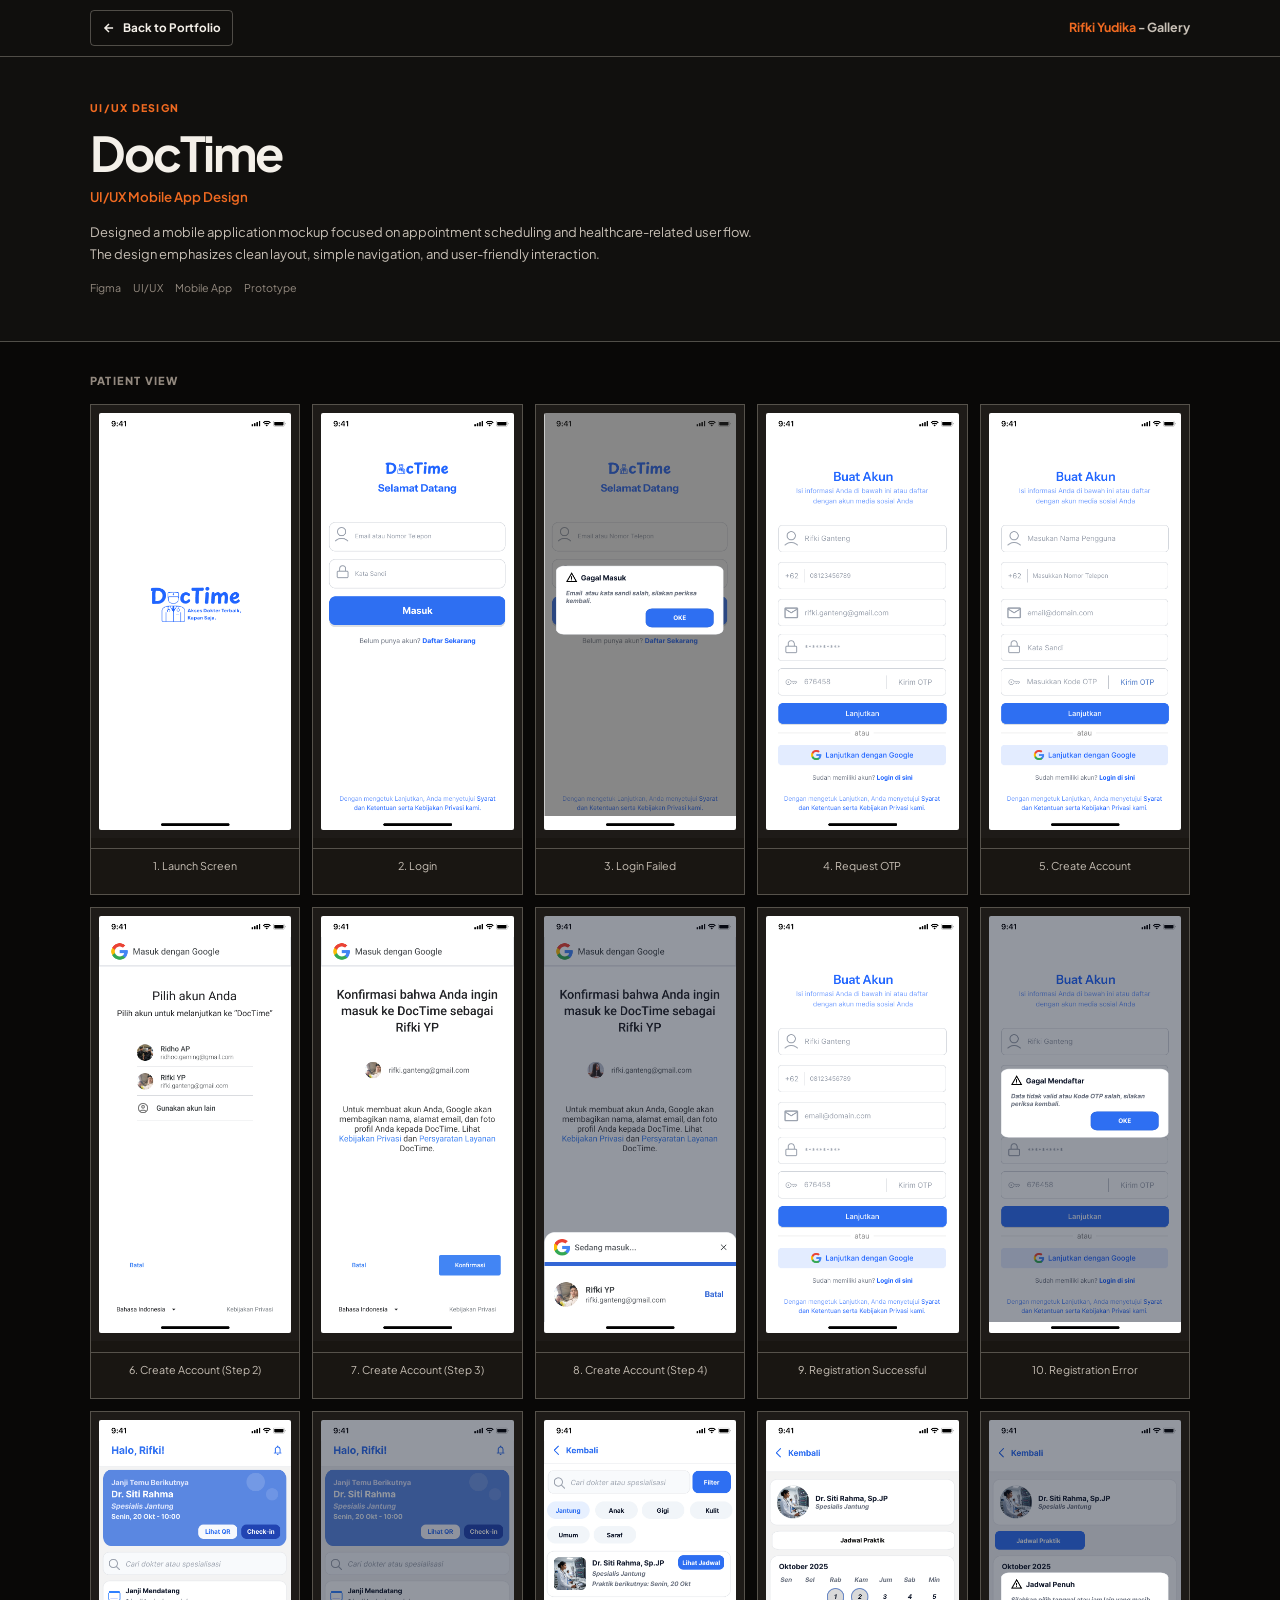
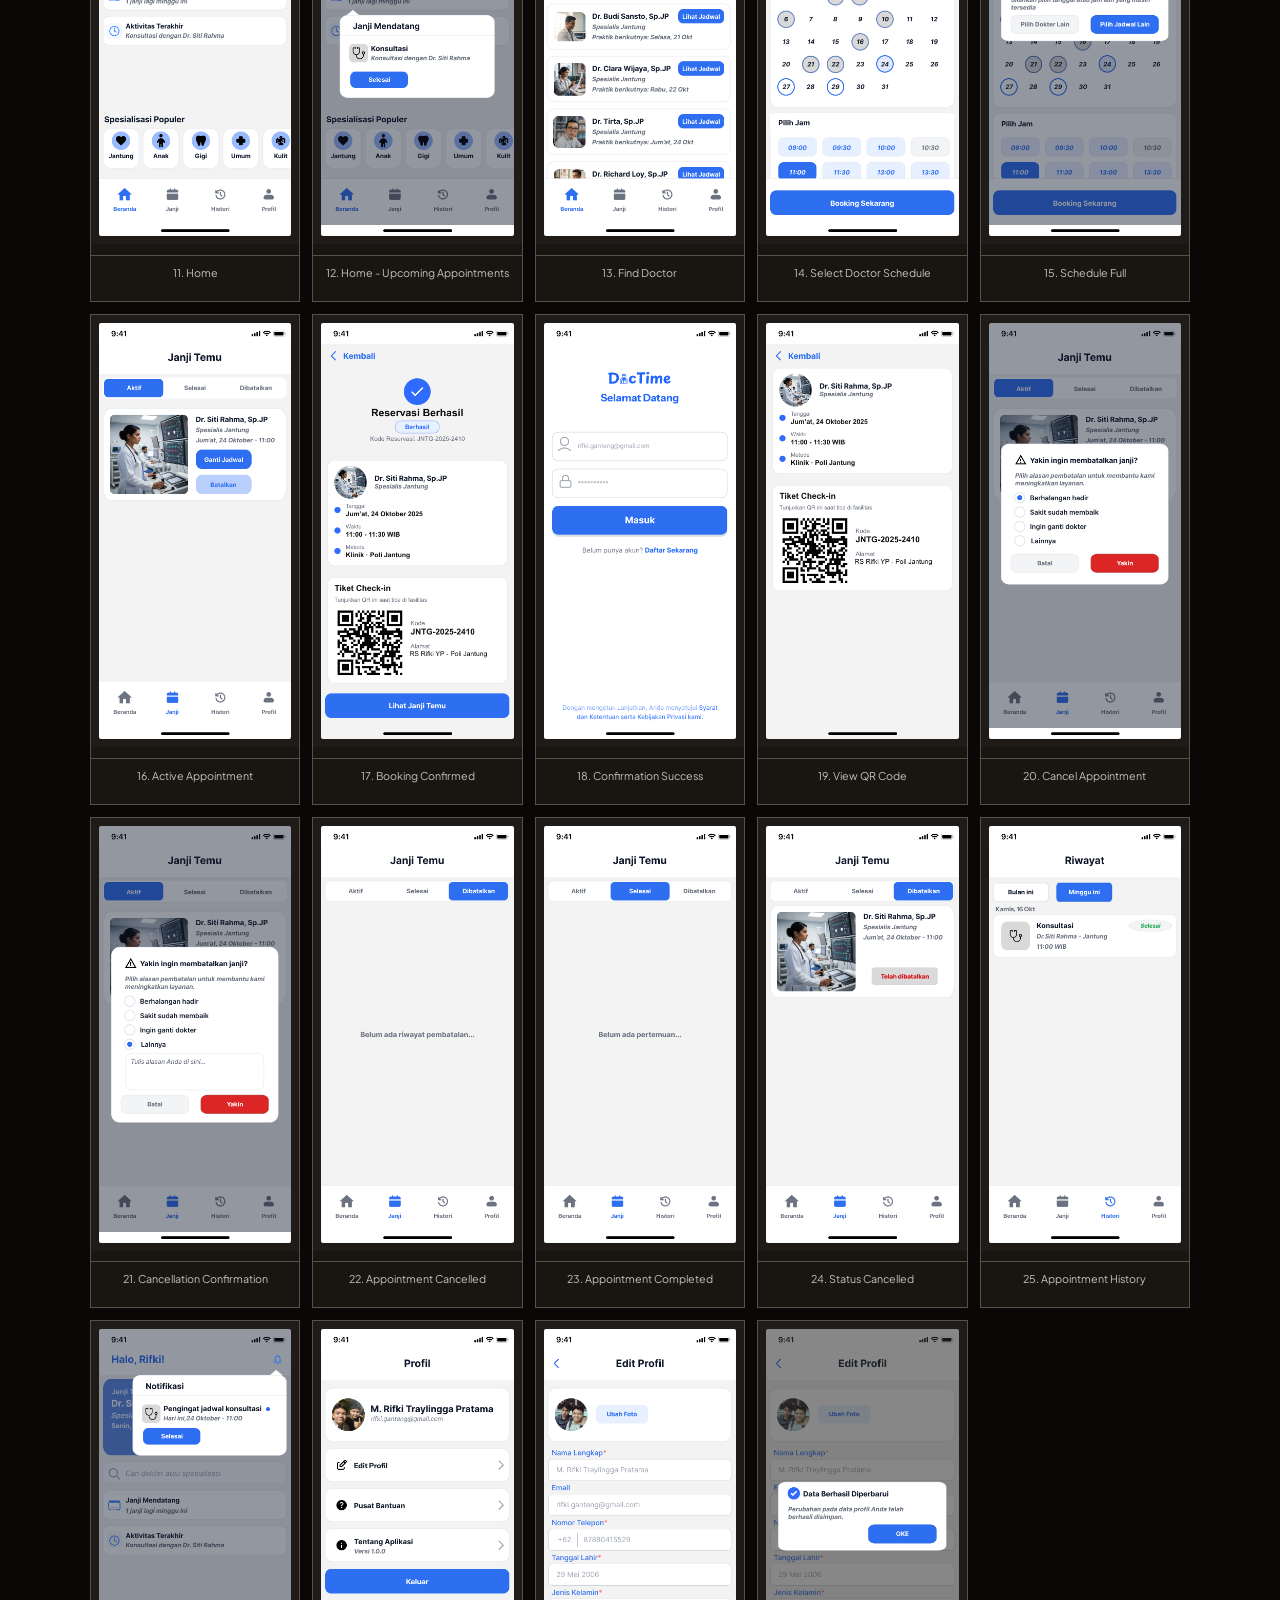
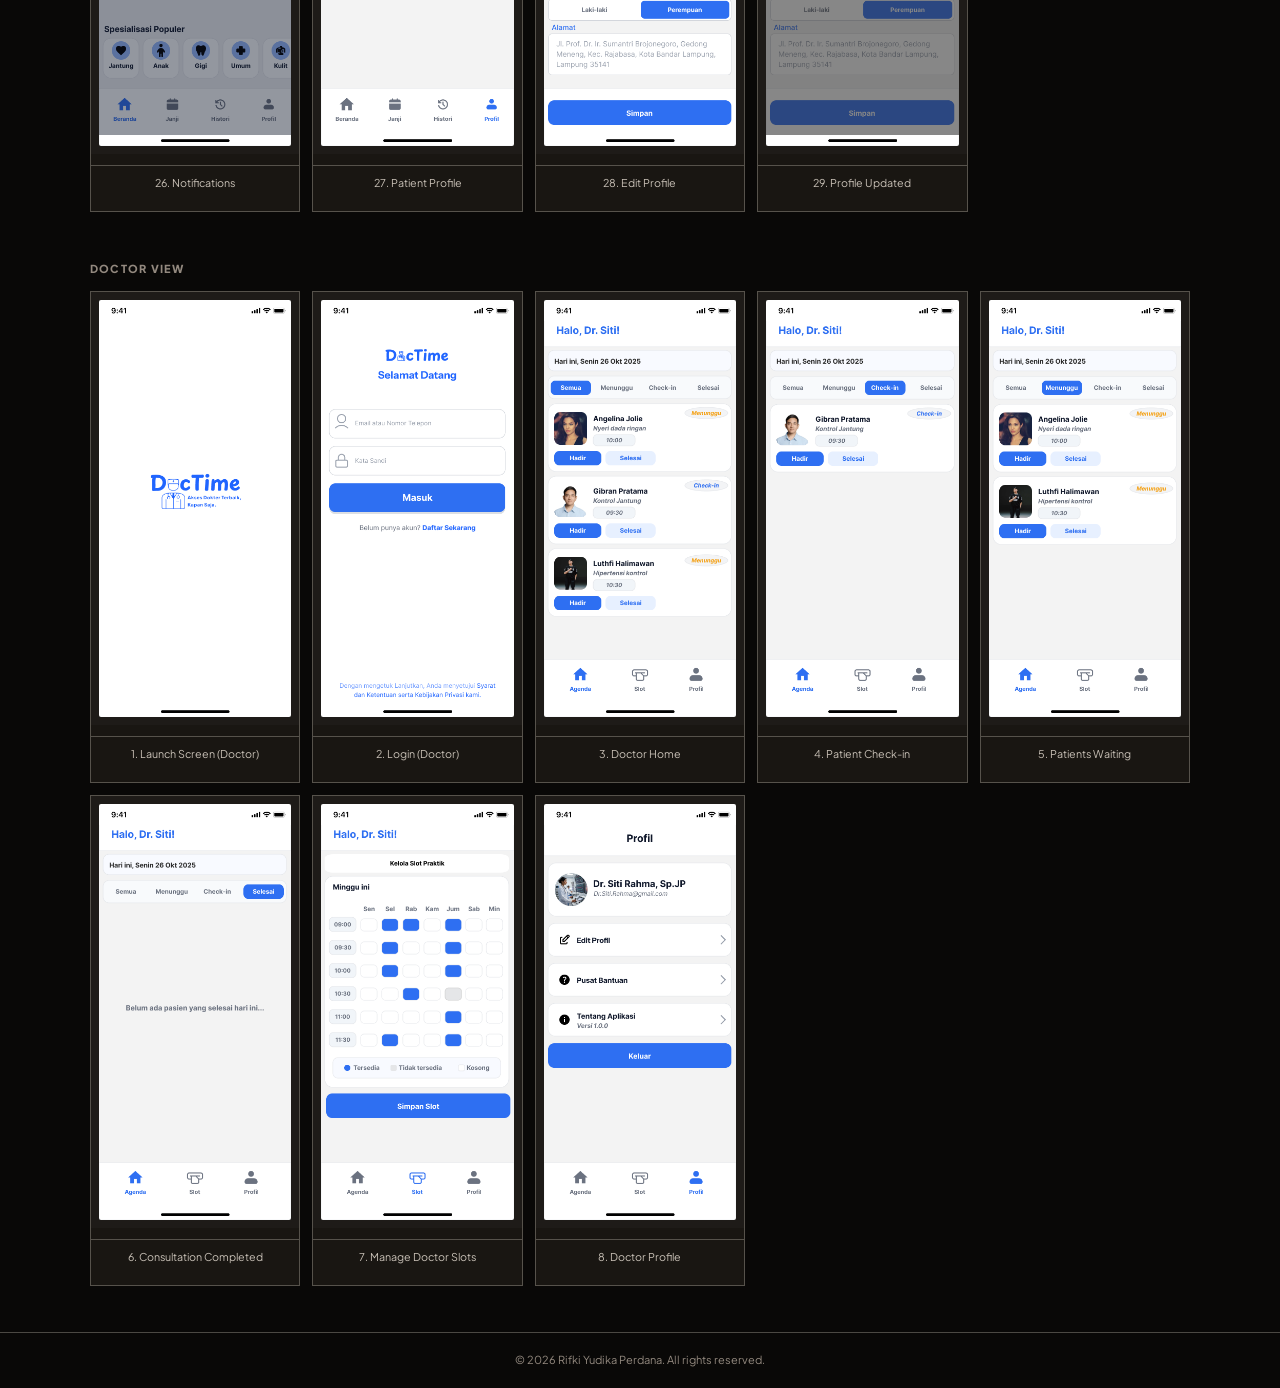
<file: doctime-gallery.html>
<!DOCTYPE html>
<html lang="en">
<head>
  <meta charset="UTF-8" /><meta name="viewport" content="width=device-width,initial-scale=1.0" />
  <title>DocTime Gallery | Rifki Yudika Perdana</title>
  <link rel="icon" href="favicon.svg?v=8" type="image/svg+xml" />
  <link rel="icon" href="favicon.ico?v=8" sizes="48x48" />
  <link rel="apple-touch-icon" href="apple-touch-icon.png?v=8" />
  <link rel="preconnect" href="https://fonts.googleapis.com" />
  <link href="https://fonts.googleapis.com/css2?family=Plus+Jakarta+Sans:wght@400;500;600;700;800&display=swap" rel="stylesheet" />
  <link rel="stylesheet" href="style.css" />
  <style>
    /* Narrower grid for portrait mobile screenshots */
    @media (min-width: 640px) { .gal-grid-mobile { grid-template-columns: repeat(auto-fill, minmax(180px, 1fr)); } }
    @media (max-width: 639px) { .gal-grid-mobile { grid-template-columns: repeat(2, 1fr); } }
  </style>
</head>
<body>

<header class="gal-header">
  <a href="index.html" class="back-btn">
    <svg width="14" height="14" viewBox="0 0 24 24" fill="none" stroke="currentColor" stroke-width="2.5"><path d="M19 12H5M12 5l-7 7 7 7"/></svg>
    Back to Portfolio
  </a>
  <span class="gal-brand"><span>Rifki Yudika</span> - Gallery</span>
</header>

<div class="gal-hero">
  <div class="gal-badge">UI/UX Design</div>
  <h1 class="gal-title">DocTime</h1>
  <p class="gal-sub">UI/UX Mobile App Design</p>
  <p class="gal-desc">Designed a mobile application mockup focused on appointment scheduling and healthcare-related user flow. The design emphasizes clean layout, simple navigation, and user-friendly interaction.</p>
  <div class="gal-tags">
    <span class="gal-tag">Figma</span>
    <span class="gal-tag">UI/UX</span>
    <span class="gal-tag">Mobile App</span>
    <span class="gal-tag">Prototype</span>
  </div>
</div>

<div class="gal-section">
  <!-- Patient View -->
  <p class="gal-section-title">Patient View</p>
  <div class="gal-grid gal-grid-mobile">
    <div class="img-card">
      <div class="img-wrap"><img loading="lazy" src="assets/projects/doctime/Launch Screen.png" alt="Launch Screen" /></div>
      <p class="img-label">1. Launch Screen</p>
    </div>
    <div class="img-card">
      <div class="img-wrap"><img loading="lazy" src="assets/projects/doctime/Masuk.png" alt="Login" /></div>
      <p class="img-label">2. Login</p>
    </div>
    <div class="img-card">
      <div class="img-wrap"><img loading="lazy" src="assets/projects/doctime/gagal login.png" alt="Login Failed" /></div>
      <p class="img-label">3. Login Failed</p>
    </div>
    <div class="img-card">
      <div class="img-wrap"><img loading="lazy" src="assets/projects/doctime/Minta Otp.png" alt="Request OTP" /></div>
      <p class="img-label">4. Request OTP</p>
    </div>
    <div class="img-card">
      <div class="img-wrap"><img loading="lazy" src="assets/projects/doctime/Buat Akun.png" alt="Create Account" /></div>
      <p class="img-label">5. Create Account</p>
    </div>
    <div class="img-card">
      <div class="img-wrap"><img loading="lazy" src="assets/projects/doctime/Buat Akun-1.png" alt="Create Account Step 2" /></div>
      <p class="img-label">6. Create Account (Step 2)</p>
    </div>
    <div class="img-card">
      <div class="img-wrap"><img loading="lazy" src="assets/projects/doctime/Buat Akun-2.png" alt="Create Account Step 3" /></div>
      <p class="img-label">7. Create Account (Step 3)</p>
    </div>
    <div class="img-card">
      <div class="img-wrap"><img loading="lazy" src="assets/projects/doctime/Buat Akun-3.png" alt="Create Account Step 4" /></div>
      <p class="img-label">8. Create Account (Step 4)</p>
    </div>
    <div class="img-card">
      <div class="img-wrap"><img loading="lazy" src="assets/projects/doctime/daftar berhasil.png" alt="Registration Successful" /></div>
      <p class="img-label">9. Registration Successful</p>
    </div>
    <div class="img-card">
      <div class="img-wrap"><img loading="lazy" src="assets/projects/doctime/salah pendaftaran.png" alt="Registration Error" /></div>
      <p class="img-label">10. Registration Error</p>
    </div>
    <div class="img-card">
      <div class="img-wrap"><img loading="lazy" src="assets/projects/doctime/Beranda.png" alt="Home" /></div>
      <p class="img-label">11. Home</p>
    </div>
    <div class="img-card">
      <div class="img-wrap"><img loading="lazy" src="assets/projects/doctime/Beranda Janji Mendatang.png" alt="Upcoming Appointments" /></div>
      <p class="img-label">12. Home - Upcoming Appointments</p>
    </div>
    <div class="img-card">
      <div class="img-wrap"><img loading="lazy" src="assets/projects/doctime/Cari Dokter.png" alt="Find Doctor" /></div>
      <p class="img-label">13. Find Doctor</p>
    </div>
    <div class="img-card">
      <div class="img-wrap"><img loading="lazy" src="assets/projects/doctime/Jadwal Dokter.png" alt="Select Doctor Schedule" /></div>
      <p class="img-label">14. Select Doctor Schedule</p>
    </div>
    <div class="img-card">
      <div class="img-wrap"><img loading="lazy" src="assets/projects/doctime/Jadwal Dokter (Jadwal Penuh).png" alt="Schedule Full" /></div>
      <p class="img-label">15. Schedule Full</p>
    </div>
    <div class="img-card">
      <div class="img-wrap"><img loading="lazy" src="assets/projects/doctime/Janji Temu (Aktif).png" alt="Active Appointment" /></div>
      <p class="img-label">16. Active Appointment</p>
    </div>
    <div class="img-card">
      <div class="img-wrap"><img loading="lazy" src="assets/projects/doctime/Booking Berhasil.png" alt="Booking Confirmed" /></div>
      <p class="img-label">17. Booking Confirmed</p>
    </div>
    <div class="img-card">
      <div class="img-wrap"><img loading="lazy" src="assets/projects/doctime/berhasil.png" alt="Confirmation Success" /></div>
      <p class="img-label">18. Confirmation Success</p>
    </div>
    <div class="img-card">
      <div class="img-wrap"><img loading="lazy" src="assets/projects/doctime/Lihat QR.png" alt="View QR Code" /></div>
      <p class="img-label">19. View QR Code</p>
    </div>
    <div class="img-card">
      <div class="img-wrap"><img loading="lazy" src="assets/projects/doctime/Janji Temu (Batalkan janji).png" alt="Cancel Appointment" /></div>
      <p class="img-label">20. Cancel Appointment</p>
    </div>
    <div class="img-card">
      <div class="img-wrap"><img loading="lazy" src="assets/projects/doctime/Janji Temu (Batalkan janji)-1.png" alt="Cancellation Confirmation" /></div>
      <p class="img-label">21. Cancellation Confirmation</p>
    </div>
    <div class="img-card">
      <div class="img-wrap"><img loading="lazy" src="assets/projects/doctime/Janji Temu (Dibatalkan).png" alt="Appointment Cancelled" /></div>
      <p class="img-label">22. Appointment Cancelled</p>
    </div>
    <div class="img-card">
      <div class="img-wrap"><img loading="lazy" src="assets/projects/doctime/Janji Temu (Selesai).png" alt="Appointment Completed" /></div>
      <p class="img-label">23. Appointment Completed</p>
    </div>
    <div class="img-card">
      <div class="img-wrap"><img loading="lazy" src="assets/projects/doctime/Janji Temu (Telah dibatalkan).png" alt="Status Cancelled" /></div>
      <p class="img-label">24. Status Cancelled</p>
    </div>
    <div class="img-card">
      <div class="img-wrap"><img loading="lazy" src="assets/projects/doctime/Histori.png" alt="Appointment History" /></div>
      <p class="img-label">25. Appointment History</p>
    </div>
    <div class="img-card">
      <div class="img-wrap"><img loading="lazy" src="assets/projects/doctime/Notifikasi.png" alt="Notifications" /></div>
      <p class="img-label">26. Notifications</p>
    </div>
    <div class="img-card">
      <div class="img-wrap"><img loading="lazy" src="assets/projects/doctime/Profil.png" alt="Patient Profile" /></div>
      <p class="img-label">27. Patient Profile</p>
    </div>
    <div class="img-card">
      <div class="img-wrap"><img loading="lazy" src="assets/projects/doctime/Edit Profil-1.png" alt="Edit Profile" /></div>
      <p class="img-label">28. Edit Profile</p>
    </div>
    <div class="img-card">
      <div class="img-wrap"><img loading="lazy" src="assets/projects/doctime/Edit Profil (berhasil).png" alt="Profile Updated" /></div>
      <p class="img-label">29. Profile Updated</p>
    </div>
  </div>

  <!-- Doctor View -->
  <p class="gal-section-title" style="margin-top: 48px;">Doctor View</p>
  <div class="gal-grid gal-grid-mobile">
    <div class="img-card">
      <div class="img-wrap"><img loading="lazy" src="assets/projects/doctime/Launch Screen (Dokter).png" alt="Doctor Launch Screen" /></div>
      <p class="img-label">1. Launch Screen (Doctor)</p>
    </div>
    <div class="img-card">
      <div class="img-wrap"><img loading="lazy" src="assets/projects/doctime/Masuk (Dokter).png" alt="Doctor Login" /></div>
      <p class="img-label">2. Login (Doctor)</p>
    </div>
    <div class="img-card">
      <div class="img-wrap"><img loading="lazy" src="assets/projects/doctime/Beranda (Dokter).png" alt="Doctor Home" /></div>
      <p class="img-label">3. Doctor Home</p>
    </div>
    <div class="img-card">
      <div class="img-wrap"><img loading="lazy" src="assets/projects/doctime/Beranda (Check-in) (Dokter).png" alt="Patient Check-in" /></div>
      <p class="img-label">4. Patient Check-in</p>
    </div>
    <div class="img-card">
      <div class="img-wrap"><img loading="lazy" src="assets/projects/doctime/Beranda (Menunggu) (Dokter).png" alt="Patients Waiting" /></div>
      <p class="img-label">5. Patients Waiting</p>
    </div>
    <div class="img-card">
      <div class="img-wrap"><img loading="lazy" src="assets/projects/doctime/Beranda (Selesai) (Dokter).png" alt="Consultation Completed" /></div>
      <p class="img-label">6. Consultation Completed</p>
    </div>
    <div class="img-card">
      <div class="img-wrap"><img loading="lazy" src="assets/projects/doctime/Slot (Dokter).png" alt="Manage Doctor Slots" /></div>
      <p class="img-label">7. Manage Doctor Slots</p>
    </div>
    <div class="img-card">
      <div class="img-wrap"><img loading="lazy" src="assets/projects/doctime/Profil (Dokter).png" alt="Doctor Profile" /></div>
      <p class="img-label">8. Doctor Profile</p>
    </div>
  </div>
</div>

<footer class="gal-footer">© 2026 Rifki Yudika Perdana. All rights reserved.</footer>
</body>
</html>
</file>
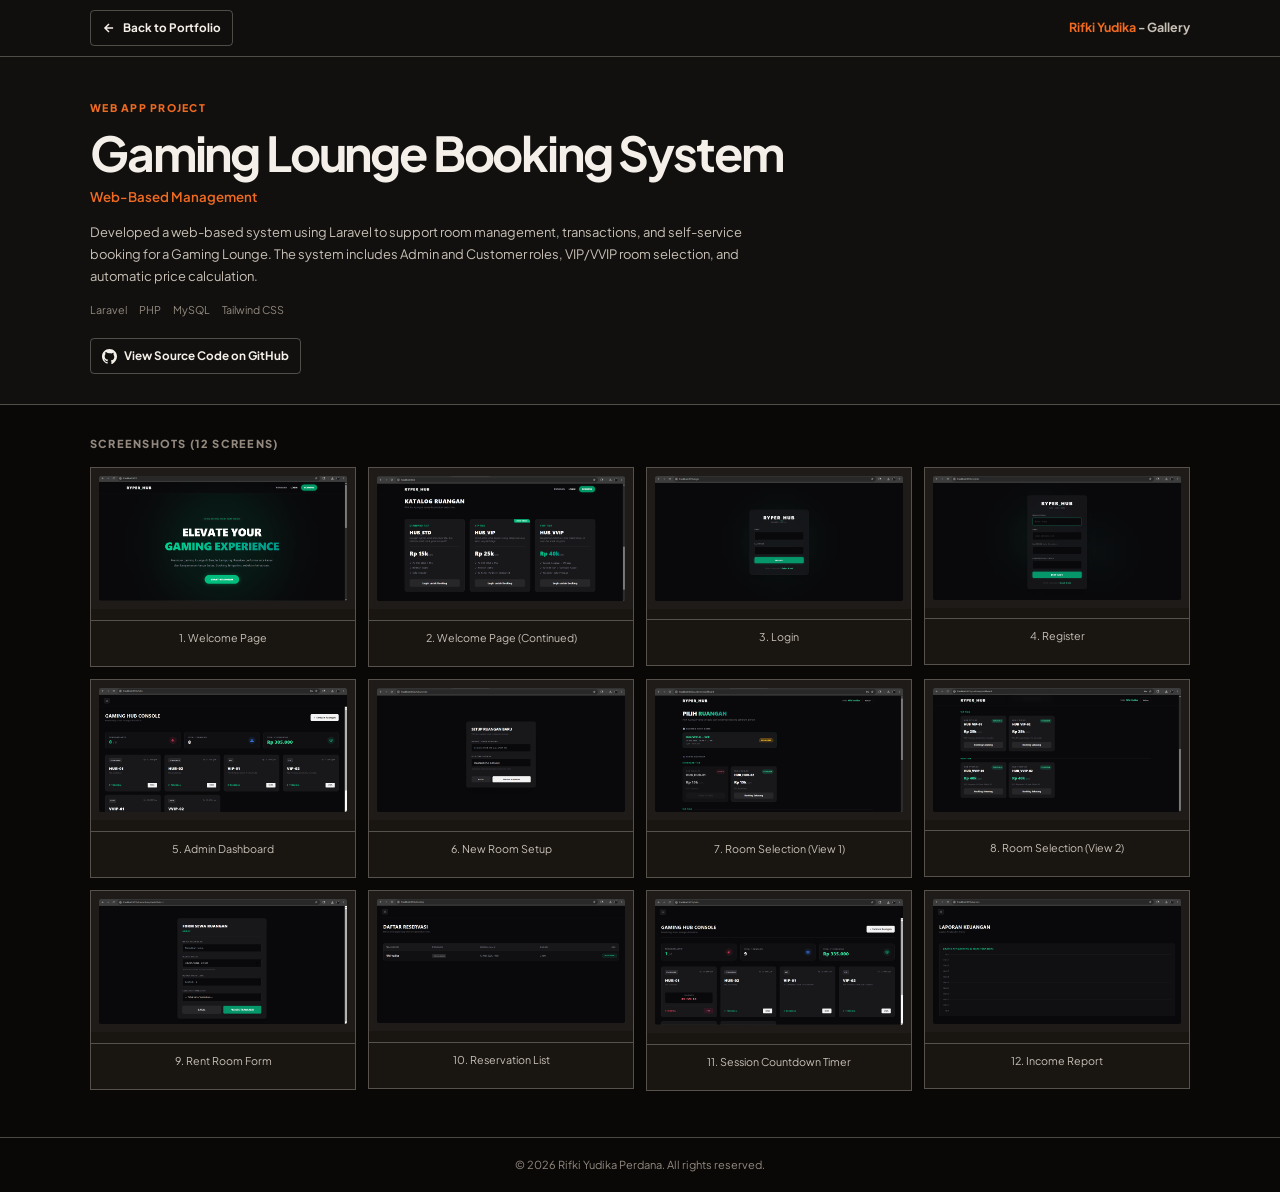
<file: gaming-lounge-gallery.html>
<!DOCTYPE html>
<html lang="en">
<head>
  <meta charset="UTF-8" /><meta name="viewport" content="width=device-width,initial-scale=1.0" />
  <title>Gaming Lounge Gallery | Rifki Yudika Perdana</title>
  <link rel="icon" href="favicon.svg?v=8" type="image/svg+xml" />
  <link rel="icon" href="favicon.ico?v=8" sizes="48x48" />
  <link rel="apple-touch-icon" href="apple-touch-icon.png?v=8" />
  <link rel="preconnect" href="https://fonts.googleapis.com" />
  <link href="https://fonts.googleapis.com/css2?family=Plus+Jakarta+Sans:wght@400;500;600;700;800&display=swap" rel="stylesheet" />
  <link rel="stylesheet" href="style.css" />
</head>
<body>

<header class="gal-header">
  <a href="index.html" class="back-btn">
    <svg width="14" height="14" viewBox="0 0 24 24" fill="none" stroke="currentColor" stroke-width="2.5"><path d="M19 12H5M12 5l-7 7 7 7"/></svg>
    Back to Portfolio
  </a>
  <span class="gal-brand"><span>Rifki Yudika</span> - Gallery</span>
</header>

<div class="gal-hero">
  <div class="gal-badge">Web App Project</div>
  <h1 class="gal-title">Gaming Lounge Booking System</h1>
  <p class="gal-sub">Web-Based Management</p>
  <p class="gal-desc">Developed a web-based system using Laravel to support room management, transactions, and self-service booking for a Gaming Lounge. The system includes Admin and Customer roles, VIP/VVIP room selection, and automatic price calculation.</p>
  <div class="gal-tags">
    <span class="gal-tag">Laravel</span>
    <span class="gal-tag">PHP</span>
    <span class="gal-tag">MySQL</span>
    <span class="gal-tag">Tailwind CSS</span>
  </div>
  <a href="https://github.com/Ryper29/Sistem-Manajemen-dan-Booking-Gaming-Lounge" class="gal-source" target="_blank" rel="noopener">
    <svg width="15" height="15" viewBox="0 0 24 24" fill="currentColor"><path d="M12 0C5.37 0 0 5.373 0 12c0 5.302 3.438 9.8 8.207 11.387.6.113.793-.261.793-.577v-2.234c-3.338.726-4.033-1.416-4.033-1.416-.546-1.387-1.333-1.756-1.333-1.756-1.09-.745.083-.729.083-.729 1.205.084 1.839 1.237 1.839 1.237 1.07 1.834 2.807 1.304 3.492.997.107-.775.418-1.305.762-1.604-2.665-.305-5.467-1.334-5.467-5.931 0-1.311.469-2.381 1.236-3.221-.124-.303-.535-1.524.117-3.176 0 0 1.008-.322 3.301 1.23A11.52 11.52 0 0 1 12 6.803c1.02.005 2.047.138 3.006.404 2.29-1.552 3.297-1.23 3.297-1.23.653 1.653.242 2.874.118 3.176.77.84 1.235 1.911 1.235 3.221 0 4.609-2.807 5.624-5.479 5.921.43.372.823 1.102.823 2.222v3.293c0 .319.192.694.801.576C20.566 21.797 24 17.3 24 12c0-6.627-5.373-12-12-12z"/></svg>
    View Source Code on GitHub
  </a>
</div>

<div class="gal-section">
  <p class="gal-section-title">Screenshots (12 screens)</p>
  <div class="gal-grid">
    <div class="img-card">
      <div class="img-wrap"><img loading="lazy" src="assets/projects/gaming-lounge/welcome-1.png" alt="Welcome Page 1" /></div>
      <p class="img-label">1. Welcome Page</p>
    </div>
    <div class="img-card">
      <div class="img-wrap"><img loading="lazy" src="assets/projects/gaming-lounge/welcome-2.png" alt="Welcome Page 2" /></div>
      <p class="img-label">2. Welcome Page (Continued)</p>
    </div>
    <div class="img-card">
      <div class="img-wrap"><img loading="lazy" src="assets/projects/gaming-lounge/login.png" alt="Login" /></div>
      <p class="img-label">3. Login</p>
    </div>
    <div class="img-card">
      <div class="img-wrap"><img loading="lazy" src="assets/projects/gaming-lounge/register.png" alt="Register" /></div>
      <p class="img-label">4. Register</p>
    </div>
    <div class="img-card">
      <div class="img-wrap"><img loading="lazy" src="assets/projects/gaming-lounge/dashboard-admin.png" alt="Admin Dashboard" /></div>
      <p class="img-label">5. Admin Dashboard</p>
    </div>
    <div class="img-card">
      <div class="img-wrap"><img loading="lazy" src="assets/projects/gaming-lounge/new-room-setup.png" alt="New Room Setup" /></div>
      <p class="img-label">6. New Room Setup</p>
    </div>
    <div class="img-card">
      <div class="img-wrap"><img loading="lazy" src="assets/projects/gaming-lounge/user-room-choice-1.png" alt="Room Selection 1" /></div>
      <p class="img-label">7. Room Selection (View 1)</p>
    </div>
    <div class="img-card">
      <div class="img-wrap"><img loading="lazy" src="assets/projects/gaming-lounge/user-room-choice-2.png" alt="Room Selection 2" /></div>
      <p class="img-label">8. Room Selection (View 2)</p>
    </div>
    <div class="img-card">
      <div class="img-wrap"><img loading="lazy" src="assets/projects/gaming-lounge/rent-room.png" alt="Rent Room Form" /></div>
      <p class="img-label">9. Rent Room Form</p>
    </div>
    <div class="img-card">
      <div class="img-wrap"><img loading="lazy" src="assets/projects/gaming-lounge/reservation.png" alt="Reservation List" /></div>
      <p class="img-label">10. Reservation List</p>
    </div>
    <div class="img-card">
      <div class="img-wrap"><img loading="lazy" src="assets/projects/gaming-lounge/countdown-time.png" alt="Session Countdown Timer" /></div>
      <p class="img-label">11. Session Countdown Timer</p>
    </div>
    <div class="img-card">
      <div class="img-wrap"><img loading="lazy" src="assets/projects/gaming-lounge/money-income.png" alt="Income Report" /></div>
      <p class="img-label">12. Income Report</p>
    </div>
  </div>
</div>

<footer class="gal-footer">© 2026 Rifki Yudika Perdana. All rights reserved.</footer>
</body>
</html>
</file>
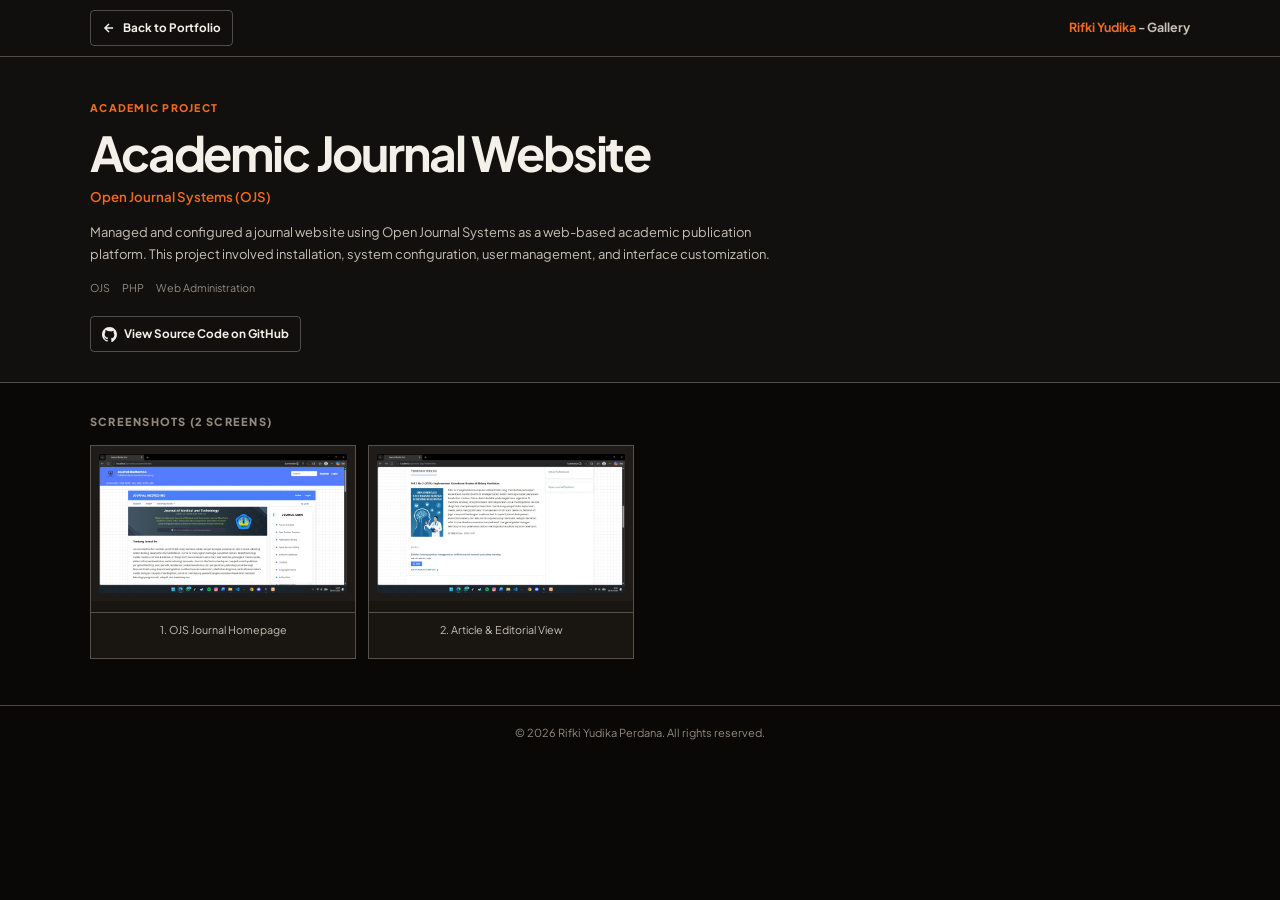
<file: ojs-gallery.html>
<!DOCTYPE html>
<html lang="en">
<head>
  <meta charset="UTF-8" /><meta name="viewport" content="width=device-width,initial-scale=1.0" />
  <title>OJS Gallery | Rifki Yudika Perdana</title>
  <link rel="icon" href="favicon.svg?v=8" type="image/svg+xml" />
  <link rel="icon" href="favicon.ico?v=8" sizes="48x48" />
  <link rel="apple-touch-icon" href="apple-touch-icon.png?v=8" />
  <link rel="preconnect" href="https://fonts.googleapis.com" />
  <link href="https://fonts.googleapis.com/css2?family=Plus+Jakarta+Sans:wght@400;500;600;700;800&display=swap" rel="stylesheet" />
  <link rel="stylesheet" href="style.css" />
</head>
<body>

<header class="gal-header">
  <a href="index.html" class="back-btn">
    <svg width="14" height="14" viewBox="0 0 24 24" fill="none" stroke="currentColor" stroke-width="2.5"><path d="M19 12H5M12 5l-7 7 7 7"/></svg>
    Back to Portfolio
  </a>
  <span class="gal-brand"><span>Rifki Yudika</span> - Gallery</span>
</header>

<div class="gal-hero">
  <div class="gal-badge">Academic Project</div>
  <h1 class="gal-title">Academic Journal Website</h1>
  <p class="gal-sub">Open Journal Systems (OJS)</p>
  <p class="gal-desc">Managed and configured a journal website using Open Journal Systems as a web-based academic publication platform. This project involved installation, system configuration, user management, and interface customization.</p>
  <div class="gal-tags">
    <span class="gal-tag">OJS</span>
    <span class="gal-tag">PHP</span>
    <span class="gal-tag">Web Administration</span>
  </div>
  <a href="https://github.com/Ryper29/OJS-Medtechno-Open-Journal-System-" class="gal-source" target="_blank" rel="noopener">
    <svg width="15" height="15" viewBox="0 0 24 24" fill="currentColor"><path d="M12 0C5.37 0 0 5.373 0 12c0 5.302 3.438 9.8 8.207 11.387.6.113.793-.261.793-.577v-2.234c-3.338.726-4.033-1.416-4.033-1.416-.546-1.387-1.333-1.756-1.333-1.756-1.09-.745.083-.729.083-.729 1.205.084 1.839 1.237 1.839 1.237 1.07 1.834 2.807 1.304 3.492.997.107-.775.418-1.305.762-1.604-2.665-.305-5.467-1.334-5.467-5.931 0-1.311.469-2.381 1.236-3.221-.124-.303-.535-1.524.117-3.176 0 0 1.008-.322 3.301 1.23A11.52 11.52 0 0 1 12 6.803c1.02.005 2.047.138 3.006.404 2.29-1.552 3.297-1.23 3.297-1.23.653 1.653.242 2.874.118 3.176.77.84 1.235 1.911 1.235 3.221 0 4.609-2.807 5.624-5.479 5.921.43.372.823 1.102.823 2.222v3.293c0 .319.192.694.801.576C20.566 21.797 24 17.3 24 12c0-6.627-5.373-12-12-12z"/></svg>
    View Source Code on GitHub
  </a>
</div>

<div class="gal-section">
  <p class="gal-section-title">Screenshots (2 screens)</p>
  <div class="gal-grid">
    <div class="img-card">
      <div class="img-wrap"><img loading="lazy" src="assets/projects/ojs/ojs1.jpeg" alt="OJS Academic Journal Homepage" /></div>
      <p class="img-label">1. OJS Journal Homepage</p>
    </div>
    <div class="img-card">
      <div class="img-wrap"><img loading="lazy" src="assets/projects/ojs/ojs2.jpeg" alt="OJS Article and Editorial View" /></div>
      <p class="img-label">2. Article &amp; Editorial View</p>
    </div>
  </div>
</div>

<footer class="gal-footer">© 2026 Rifki Yudika Perdana. All rights reserved.</footer>
</body>
</html>
</file>
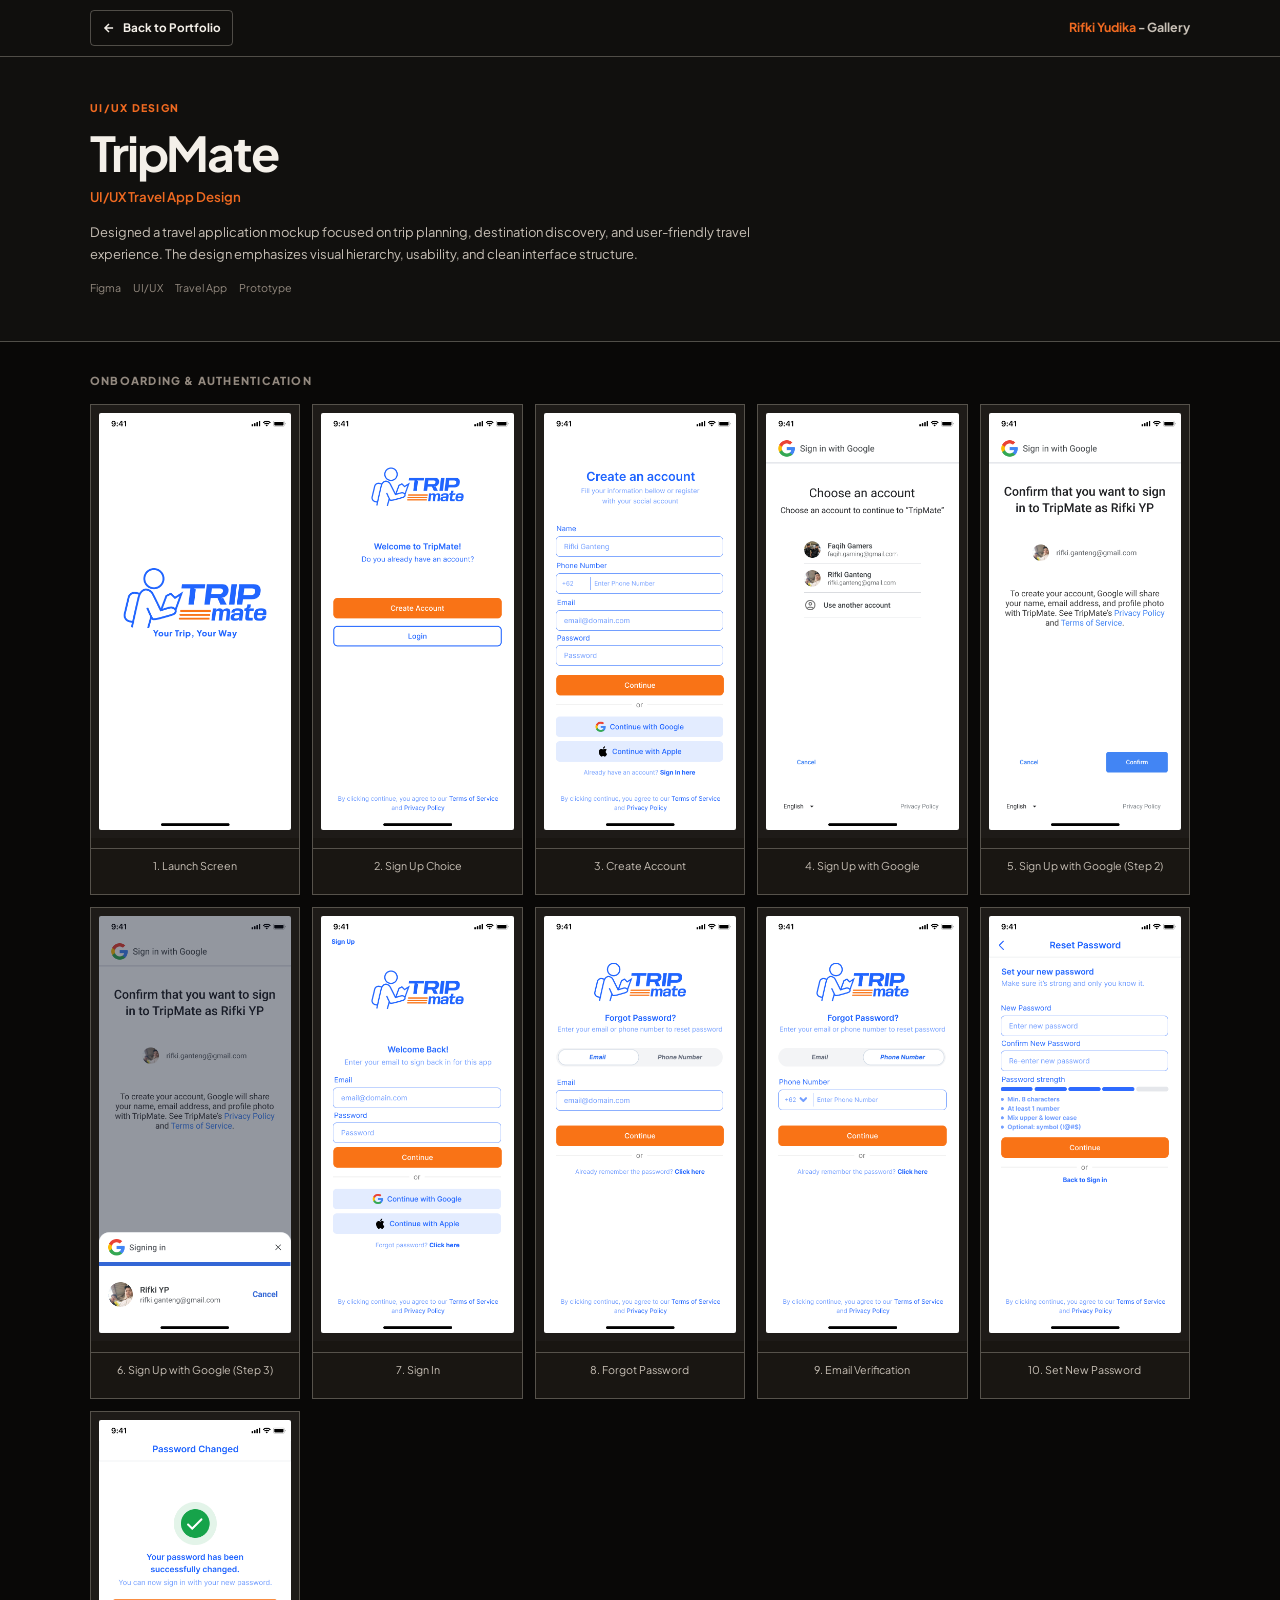
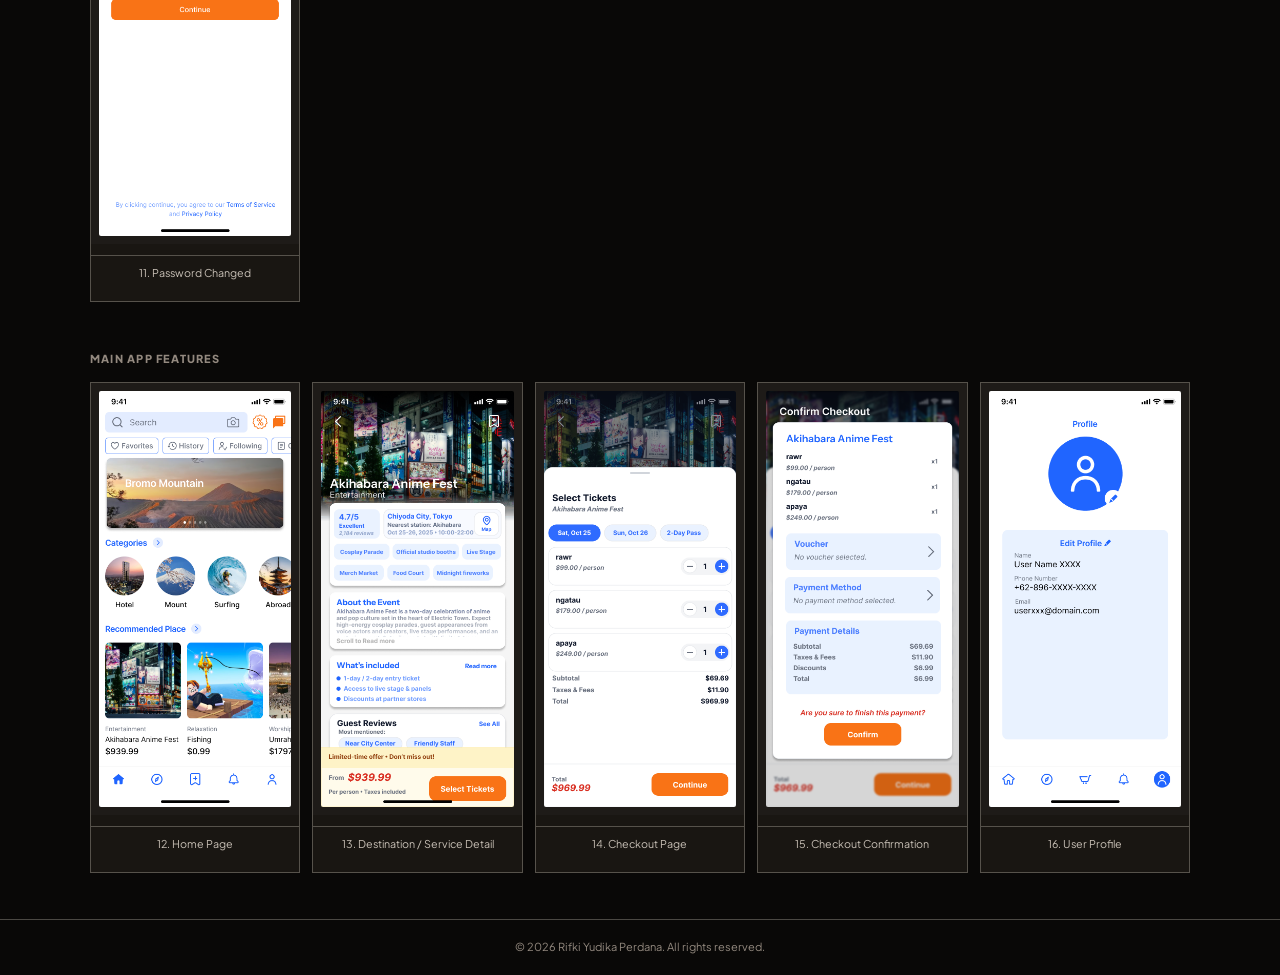
<file: tripmate-gallery.html>
<!DOCTYPE html>
<html lang="en">
<head>
  <meta charset="UTF-8" /><meta name="viewport" content="width=device-width,initial-scale=1.0" />
  <title>TripMate Gallery | Rifki Yudika Perdana</title>
  <link rel="icon" href="favicon.svg?v=8" type="image/svg+xml" />
  <link rel="icon" href="favicon.ico?v=8" sizes="48x48" />
  <link rel="apple-touch-icon" href="apple-touch-icon.png?v=8" />
  <link rel="preconnect" href="https://fonts.googleapis.com" />
  <link href="https://fonts.googleapis.com/css2?family=Plus+Jakarta+Sans:wght@400;500;600;700;800&display=swap" rel="stylesheet" />
  <link rel="stylesheet" href="style.css" />
  <style>
    @media (min-width: 640px) { .gal-grid-mobile { grid-template-columns: repeat(auto-fill, minmax(180px, 1fr)); } }
    @media (max-width: 639px) { .gal-grid-mobile { grid-template-columns: repeat(2, 1fr); } }
  </style>
</head>
<body>

<header class="gal-header">
  <a href="index.html" class="back-btn">
    <svg width="14" height="14" viewBox="0 0 24 24" fill="none" stroke="currentColor" stroke-width="2.5"><path d="M19 12H5M12 5l-7 7 7 7"/></svg>
    Back to Portfolio
  </a>
  <span class="gal-brand"><span>Rifki Yudika</span> - Gallery</span>
</header>

<div class="gal-hero">
  <div class="gal-badge">UI/UX Design</div>
  <h1 class="gal-title">TripMate</h1>
  <p class="gal-sub">UI/UX Travel App Design</p>
  <p class="gal-desc">Designed a travel application mockup focused on trip planning, destination discovery, and user-friendly travel experience. The design emphasizes visual hierarchy, usability, and clean interface structure.</p>
  <div class="gal-tags">
    <span class="gal-tag">Figma</span>
    <span class="gal-tag">UI/UX</span>
    <span class="gal-tag">Travel App</span>
    <span class="gal-tag">Prototype</span>
  </div>
</div>

<div class="gal-section">
  <!-- Onboarding & Auth -->
  <p class="gal-section-title">Onboarding &amp; Authentication</p>
  <div class="gal-grid gal-grid-mobile">
    <div class="img-card">
      <div class="img-wrap"><img loading="lazy" src="assets/projects/tripmate/Launch Screen.png" alt="Launch Screen" /></div>
      <p class="img-label">1. Launch Screen</p>
    </div>
    <div class="img-card">
      <div class="img-wrap"><img loading="lazy" src="assets/projects/tripmate/Sign Up Choice.png" alt="Sign Up Choice" /></div>
      <p class="img-label">2. Sign Up Choice</p>
    </div>
    <div class="img-card">
      <div class="img-wrap"><img loading="lazy" src="assets/projects/tripmate/Create Account.png" alt="Create Account" /></div>
      <p class="img-label">3. Create Account</p>
    </div>
    <div class="img-card">
      <div class="img-wrap"><img loading="lazy" src="assets/projects/tripmate/SIgn up with Google.png" alt="Sign Up with Google" /></div>
      <p class="img-label">4. Sign Up with Google</p>
    </div>
    <div class="img-card">
      <div class="img-wrap"><img loading="lazy" src="assets/projects/tripmate/SIgn up with Google-1.png" alt="Sign Up with Google Step 2" /></div>
      <p class="img-label">5. Sign Up with Google (Step 2)</p>
    </div>
    <div class="img-card">
      <div class="img-wrap"><img loading="lazy" src="assets/projects/tripmate/SIgn up with Google-2.png" alt="Sign Up with Google Step 3" /></div>
      <p class="img-label">6. Sign Up with Google (Step 3)</p>
    </div>
    <div class="img-card">
      <div class="img-wrap"><img loading="lazy" src="assets/projects/tripmate/Sign In Account.png" alt="Sign In" /></div>
      <p class="img-label">7. Sign In</p>
    </div>
    <div class="img-card">
      <div class="img-wrap"><img loading="lazy" src="assets/projects/tripmate/Forget Password.png" alt="Forgot Password" /></div>
      <p class="img-label">8. Forgot Password</p>
    </div>
    <div class="img-card">
      <div class="img-wrap"><img loading="lazy" src="assets/projects/tripmate/Forget Password-1.png" alt="Email Verification" /></div>
      <p class="img-label">9. Email Verification</p>
    </div>
    <div class="img-card">
      <div class="img-wrap"><img loading="lazy" src="assets/projects/tripmate/Set New Password.png" alt="Set New Password" /></div>
      <p class="img-label">10. Set New Password</p>
    </div>
    <div class="img-card">
      <div class="img-wrap"><img loading="lazy" src="assets/projects/tripmate/Password Changed.png" alt="Password Changed" /></div>
      <p class="img-label">11. Password Changed</p>
    </div>
  </div>

  <!-- Main App -->
  <p class="gal-section-title" style="margin-top: 48px;">Main App Features</p>
  <div class="gal-grid gal-grid-mobile">
    <div class="img-card">
      <div class="img-wrap"><img loading="lazy" src="assets/projects/tripmate/Home Page.png" alt="Home Page" /></div>
      <p class="img-label">12. Home Page</p>
    </div>
    <div class="img-card">
      <div class="img-wrap"><img loading="lazy" src="assets/projects/tripmate/Service Detail Page.png" alt="Service Detail Page" /></div>
      <p class="img-label">13. Destination / Service Detail</p>
    </div>
    <div class="img-card">
      <div class="img-wrap"><img loading="lazy" src="assets/projects/tripmate/Checkout Page.png" alt="Checkout Page" /></div>
      <p class="img-label">14. Checkout Page</p>
    </div>
    <div class="img-card">
      <div class="img-wrap"><img loading="lazy" src="assets/projects/tripmate/Confirm Checkout.png" alt="Checkout Confirmation" /></div>
      <p class="img-label">15. Checkout Confirmation</p>
    </div>
    <div class="img-card">
      <div class="img-wrap"><img loading="lazy" src="assets/projects/tripmate/Profile 2.png" alt="User Profile" /></div>
      <p class="img-label">16. User Profile</p>
    </div>
  </div>
</div>

<footer class="gal-footer">© 2026 Rifki Yudika Perdana. All rights reserved.</footer>
</body>
</html>
</file>
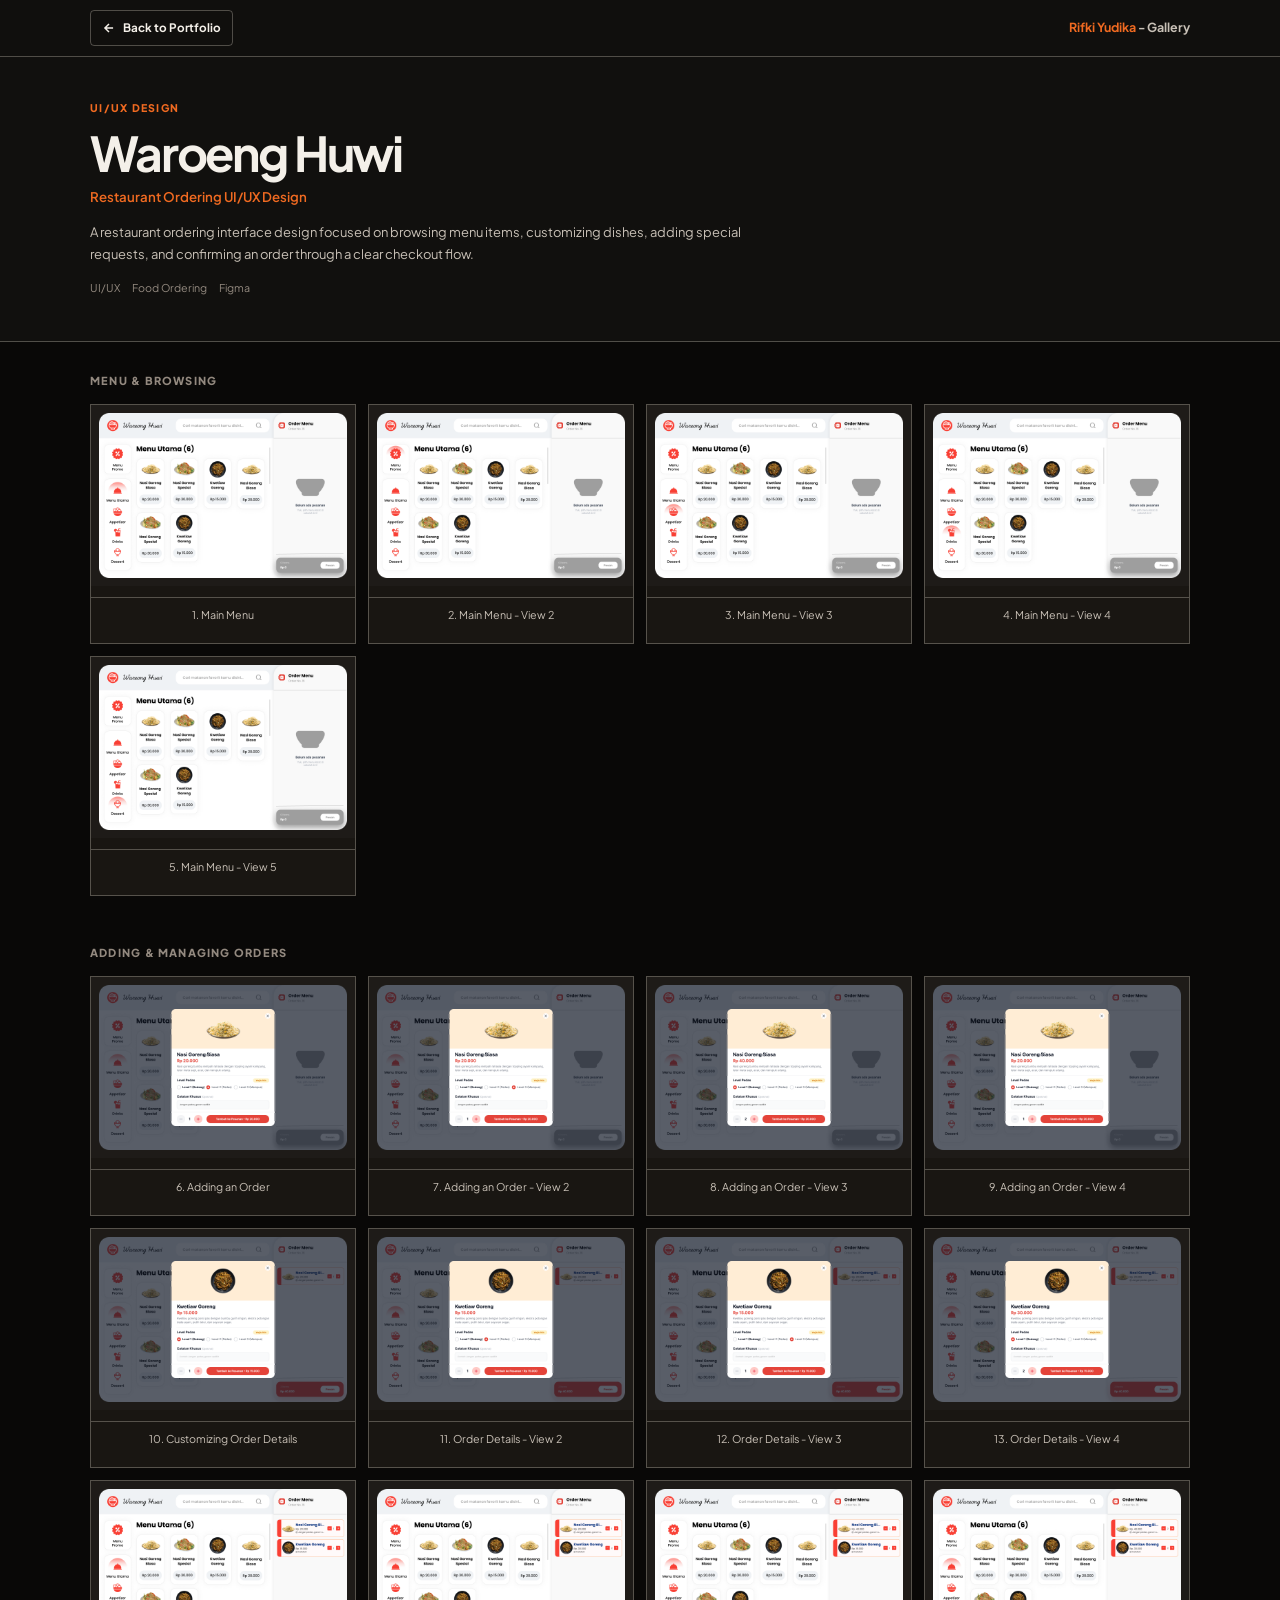
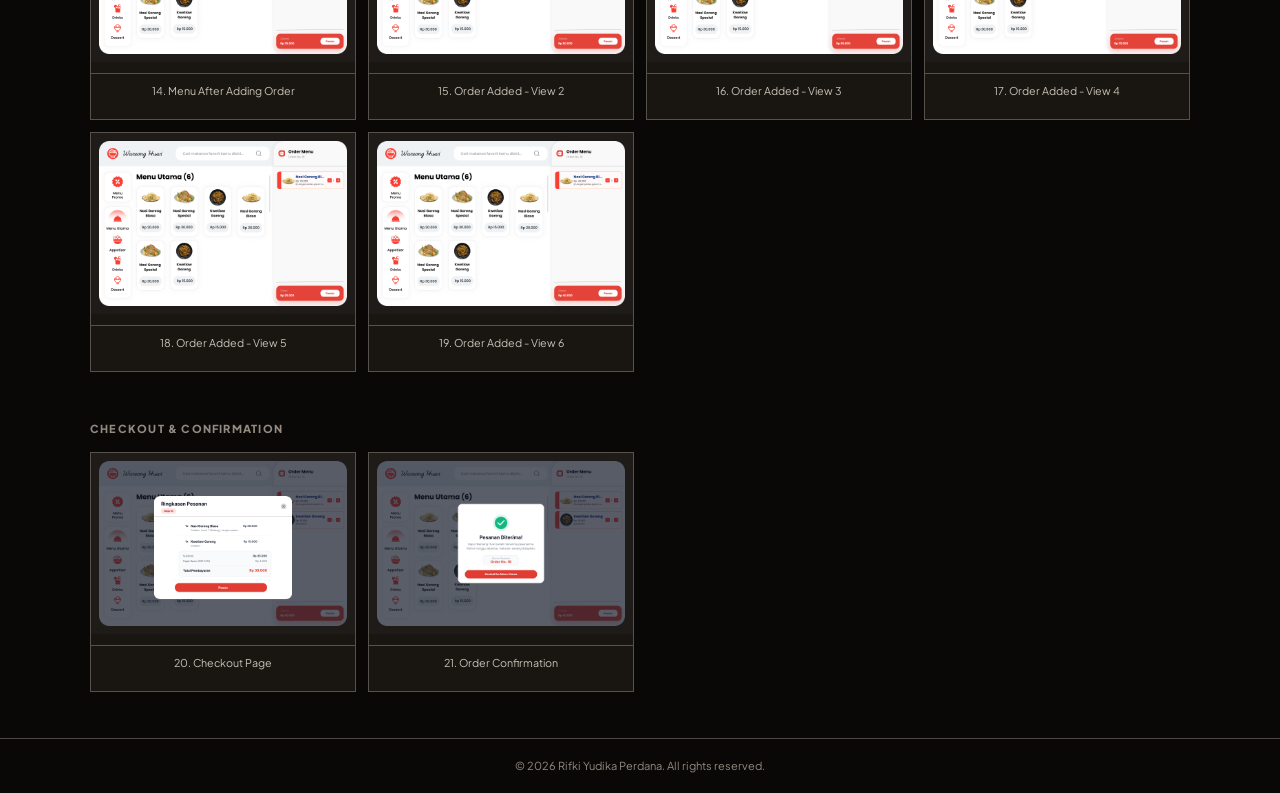
<file: waroeng-huwi-gallery.html>
<!DOCTYPE html>
<html lang="en">
<head>
  <meta charset="UTF-8" /><meta name="viewport" content="width=device-width,initial-scale=1.0" />
  <title>Waroeng Huwi Gallery | Rifki Yudika Perdana</title>
  <link rel="icon" href="favicon.svg?v=8" type="image/svg+xml" />
  <link rel="icon" href="favicon.ico?v=8" sizes="48x48" />
  <link rel="apple-touch-icon" href="apple-touch-icon.png?v=8" />
  <link rel="preconnect" href="https://fonts.googleapis.com" />
  <link href="https://fonts.googleapis.com/css2?family=Plus+Jakarta+Sans:wght@400;500;600;700;800&display=swap" rel="stylesheet" />
  <link rel="stylesheet" href="style.css" />
</head>
<body>

<header class="gal-header">
  <a href="index.html" class="back-btn">
    <svg width="14" height="14" viewBox="0 0 24 24" fill="none" stroke="currentColor" stroke-width="2.5"><path d="M19 12H5M12 5l-7 7 7 7"/></svg>
    Back to Portfolio
  </a>
  <span class="gal-brand"><span>Rifki Yudika</span> - Gallery</span>
</header>

<div class="gal-hero">
  <div class="gal-badge">UI/UX Design</div>
  <h1 class="gal-title">Waroeng Huwi</h1>
  <p class="gal-sub">Restaurant Ordering UI/UX Design</p>
  <p class="gal-desc">A restaurant ordering interface design focused on browsing menu items, customizing dishes, adding special requests, and confirming an order through a clear checkout flow.</p>
  <div class="gal-tags">
    <span class="gal-tag">UI/UX</span>
    <span class="gal-tag">Food Ordering</span>
    <span class="gal-tag">Figma</span>
  </div>
</div>

<div class="gal-section">
  <p class="gal-section-title">Menu &amp; Browsing</p>
  <div class="gal-grid">
    <div class="img-card"><div class="img-wrap"><img loading="lazy" src="assets/projects/waroeng-huwi/Menu Utama.png" alt="Waroeng Huwi Main Menu" /></div><p class="img-label">1. Main Menu</p></div>
    <div class="img-card"><div class="img-wrap"><img loading="lazy" src="assets/projects/waroeng-huwi/Menu Utama-1.png" alt="Main Menu View 2" /></div><p class="img-label">2. Main Menu - View 2</p></div>
    <div class="img-card"><div class="img-wrap"><img loading="lazy" src="assets/projects/waroeng-huwi/Menu Utama-2.png" alt="Main Menu View 3" /></div><p class="img-label">3. Main Menu - View 3</p></div>
    <div class="img-card"><div class="img-wrap"><img loading="lazy" src="assets/projects/waroeng-huwi/Menu Utama-3.png" alt="Main Menu View 4" /></div><p class="img-label">4. Main Menu - View 4</p></div>
    <div class="img-card"><div class="img-wrap"><img loading="lazy" src="assets/projects/waroeng-huwi/Menu Utama-4.png" alt="Main Menu View 5" /></div><p class="img-label">5. Main Menu - View 5</p></div>
  </div>

  <p class="gal-section-title" style="margin-top: 48px;">Adding &amp; Managing Orders</p>
  <div class="gal-grid">
    <div class="img-card"><div class="img-wrap"><img loading="lazy" src="assets/projects/waroeng-huwi/Nambah Pesanan.png" alt="Adding an Order" /></div><p class="img-label">6. Adding an Order</p></div>
    <div class="img-card"><div class="img-wrap"><img loading="lazy" src="assets/projects/waroeng-huwi/Nambah Pesanan-1.png" alt="Adding an Order View 2" /></div><p class="img-label">7. Adding an Order - View 2</p></div>
    <div class="img-card"><div class="img-wrap"><img loading="lazy" src="assets/projects/waroeng-huwi/Nambah Pesanan-2.png" alt="Adding an Order View 3" /></div><p class="img-label">8. Adding an Order - View 3</p></div>
    <div class="img-card"><div class="img-wrap"><img loading="lazy" src="assets/projects/waroeng-huwi/Nambah Pesanan-3.png" alt="Adding an Order View 4" /></div><p class="img-label">9. Adding an Order - View 4</p></div>
    <div class="img-card"><div class="img-wrap"><img loading="lazy" src="assets/projects/waroeng-huwi/Menambah Pesanan.png" alt="Customizing Order Details" /></div><p class="img-label">10. Customizing Order Details</p></div>
    <div class="img-card"><div class="img-wrap"><img loading="lazy" src="assets/projects/waroeng-huwi/Menambah Pesanan-1.png" alt="Customizing Order Details View 2" /></div><p class="img-label">11. Order Details - View 2</p></div>
    <div class="img-card"><div class="img-wrap"><img loading="lazy" src="assets/projects/waroeng-huwi/Menambah Pesanan-2.png" alt="Customizing Order Details View 3" /></div><p class="img-label">12. Order Details - View 3</p></div>
    <div class="img-card"><div class="img-wrap"><img loading="lazy" src="assets/projects/waroeng-huwi/Menambah Pesanan-3.png" alt="Customizing Order Details View 4" /></div><p class="img-label">13. Order Details - View 4</p></div>
    <div class="img-card"><div class="img-wrap"><img loading="lazy" src="assets/projects/waroeng-huwi/Menu Utama (pesanan ditambahkan).png" alt="Main Menu After Adding Order" /></div><p class="img-label">14. Menu After Adding Order</p></div>
    <div class="img-card"><div class="img-wrap"><img loading="lazy" src="assets/projects/waroeng-huwi/Menu Utama (pesanan ditambahkan)-1.png" alt="Menu with Added Order View 2" /></div><p class="img-label">15. Order Added - View 2</p></div>
    <div class="img-card"><div class="img-wrap"><img loading="lazy" src="assets/projects/waroeng-huwi/Menu Utama (pesanan ditambahkan)-2.png" alt="Menu with Added Order View 3" /></div><p class="img-label">16. Order Added - View 3</p></div>
    <div class="img-card"><div class="img-wrap"><img loading="lazy" src="assets/projects/waroeng-huwi/Menu Utama (pesanan ditambahkan)-3.png" alt="Menu with Added Order View 4" /></div><p class="img-label">17. Order Added - View 4</p></div>
    <div class="img-card"><div class="img-wrap"><img loading="lazy" src="assets/projects/waroeng-huwi/Menu Utama (pesanan ditambahkan)-4.png" alt="Menu with Added Order View 5" /></div><p class="img-label">18. Order Added - View 5</p></div>
    <div class="img-card"><div class="img-wrap"><img loading="lazy" src="assets/projects/waroeng-huwi/Menu Utama (pesanan ditambahkan)-5.png" alt="Menu with Added Order View 6" /></div><p class="img-label">19. Order Added - View 6</p></div>
  </div>

  <p class="gal-section-title" style="margin-top: 48px;">Checkout &amp; Confirmation</p>
  <div class="gal-grid">
    <div class="img-card"><div class="img-wrap"><img loading="lazy" src="assets/projects/waroeng-huwi/Halaman Checkout.png" alt="Waroeng Huwi Checkout Page" /></div><p class="img-label">20. Checkout Page</p></div>
    <div class="img-card"><div class="img-wrap"><img loading="lazy" src="assets/projects/waroeng-huwi/Konfirmasi Pesanan.png" alt="Waroeng Huwi Order Confirmation" /></div><p class="img-label">21. Order Confirmation</p></div>
  </div>
</div>

<footer class="gal-footer">© 2026 Rifki Yudika Perdana. All rights reserved.</footer>
</body>
</html>
</file>
<file: home.css>
/* Homepage baru. Gaya, token, dan komponen (.g glass, .pill, .chip, .card, .cta, .lk, .xi, .fm). Desktop >=1000px: kanvas 1440px diskalakan dengan zoom (var --z dari skrip di <head>); <1000px: layout mengalir (media query di bagian akhir). */
@font-face {
  font-family: Poppins;
  font-weight: 300;
  font-style: normal;
  font-display: swap;
  src: url(assets/fonts/poppins-300.woff) format("woff");
}
@font-face {
  font-family: Poppins;
  font-weight: 400;
  font-style: normal;
  font-display: swap;
  src: url(assets/fonts/poppins-400.woff) format("woff");
}
@font-face {
  font-family: Poppins;
  font-weight: 600;
  font-style: normal;
  font-display: swap;
  src: url(assets/fonts/poppins-600.woff) format("woff");
}
@font-face {
  font-family: Poppins;
  font-weight: 700;
  font-style: normal;
  font-display: swap;
  src: url(assets/fonts/poppins-700.woff) format("woff");
}
@font-face {
  font-family: Poppins;
  font-weight: 300;
  font-style: italic;
  font-display: swap;
  src: url(assets/fonts/poppins-300-italic.woff) format("woff");
}
@font-face {
  font-family: Poppins;
  font-weight: 500;
  font-style: italic;
  font-display: swap;
  src: url(assets/fonts/poppins-500-italic.woff) format("woff");
}
@font-face {
  font-family: Poppins;
  font-weight: 600;
  font-style: italic;
  font-display: swap;
  src: url(assets/fonts/poppins-600-italic.woff) format("woff");
}
@font-face {
  font-family: Poppins;
  font-weight: 700;
  font-style: italic;
  font-display: swap;
  src: url(assets/fonts/poppins-700-italic.woff) format("woff");
}
* {
  box-sizing: border-box;
  margin: 0;
  padding: 0;
}
:root {
  color-scheme: dark;
  --o: #f16001;
  padding-top: env(safe-area-inset-top, 0px);
  padding-bottom: env(safe-area-inset-bottom, 0px);
}
html {
  background: #000;
  scroll-behavior: smooth;
  scroll-padding-top: env(safe-area-inset-top, 0px);
  overflow-x: clip;
}
body {
  background: #000;
  color: #fff;
  font:
    300 16px/1.3 Poppins,
    "Segoe UI",
    system-ui,
    sans-serif;
  overflow-x: clip;
  -webkit-font-smoothing: antialiased;
}
a {
  color: inherit;
  text-decoration: none;
}
ul {
  list-style: none;
}
:focus-visible {
  outline: 2px solid var(--o);
  outline-offset: 3px;
}
.skip {
  position: absolute;
  left: 8px;
  top: -70px;
  background: var(--o);
  color: #000;
  padding: 8px 14px;
  border-radius: 8px;
  z-index: 99;
}
.skip:focus {
  top: 8px;
}
.stage {
  position: relative;
  width: 1440px;
  margin: 0 auto;
  zoom: var(--z, 1);
  overflow-x: clip;
}
.sc {
  position: relative;
}
.sx {
  position: absolute;
  left: 0;
  width: 100%;
  z-index: 1;
}
.g {
  position: relative;
  background: rgba(255, 255, 255, 0.05);
  -webkit-backdrop-filter: blur(5px);
  backdrop-filter: blur(5px);
}
.g::before {
  content: "";
  position: absolute;
  inset: 0;
  border-radius: inherit;
  padding: var(--bw, 1px);
  background: var(
    --bd,
    linear-gradient(to top right, #333 50%, #646464 80%, #a7a7a7)
  );
  -webkit-mask:
    linear-gradient(#000 0 0) content-box,
    linear-gradient(#000 0 0);
  -webkit-mask-composite: xor;
  mask:
    linear-gradient(#000 0 0) content-box,
    linear-gradient(#000 0 0);
  mask-composite: exclude;
  pointer-events: none;
}
.ab {
  position: absolute;
  left: calc(var(--x) * 1px);
  top: calc(var(--y) * 1px);
}
.art {
  position: absolute;
  max-width: none;
  pointer-events: none;
  user-select: none;
}
.nav {
  width: 1358px;
  height: 54px;
  border-radius: 27px;
  --bd: linear-gradient(88deg, rgba(255, 255, 255, 0) 50%, #fff);
  display: flex;
  justify-content: space-between;
  align-items: center;
  padding: 0 97px 0 87px;
  font-size: 29.5px;
  z-index: 3;
}
.nav a {
  line-height: 1;
  white-space: nowrap;
}
.nav a.on {
  color: var(--o);
  font-style: italic;
  font-weight: 500;
}
.up {
  font-size: 29px;
  line-height: 1;
}
.sub,
.yr {
  font-size: 29.5px;
  line-height: 1;
  white-space: nowrap;
}
.hm {
  display: contents;
}
.ttl {
  width: 1231px;
  height: 155px;
  line-height: 0;
}
.ttl svg {
  width: 100%;
  height: 100%;
}
.pill {
  width: var(--w, 320px);
  height: 70px;
  border-radius: 35px;
  display: grid;
  place-items: center;
  font:
    italic 700 50px/1 Poppins,
    sans-serif;
  --bd: linear-gradient(102deg, rgba(102, 102, 102, 0) 54%, #fff);
  white-space: nowrap;
}
.pn {
  width: 1305px;
  height: 596px;
  border-radius: 80px 0 0 80px;
  --bd: linear-gradient(125deg, #fff, #8a8a8a 38%, #3a3a3a 62%, #9a9a9a);
}
.eb {
  font:
    italic 600 19.4px/1 Poppins,
    sans-serif;
}
.hd {
  font:
    400 50px/1 Poppins,
    sans-serif;
  white-space: nowrap;
}
.hd b {
  font-weight: 600;
  background: linear-gradient(90deg, #000, var(--o)) 0 0/805px 100%;
  -webkit-background-clip: text;
  background-clip: text;
  color: transparent;
}
.pg {
  font:
    400 17px/27px Poppins,
    sans-serif;
  text-align: justify;
  width: 768px;
}
.ph {
  width: 373px;
  height: 378px;
  border-radius: 40px;
  background: var(--o);
  overflow: hidden;
}
.ph img {
  width: 100%;
  height: 100%;
  object-fit: cover;
  display: block;
}
.chips {
  display: flex;
  gap: 27px;
}
.chip {
  width: 202px;
  height: 65px;
  border-radius: 33px;
  display: flex;
  flex-direction: column;
  align-items: center;
  justify-content: center;
  text-align: center;
  --bd: linear-gradient(135deg, #bbb, #444 50%, #aaa);
  transition: filter 0.2s;
}
.chip b {
  font:
    600 19px/22px Poppins,
    sans-serif;
  text-transform: uppercase;
}
.chip span {
  font:
    300 18px/22px Poppins,
    sans-serif;
  text-transform: uppercase;
  white-space: nowrap;
}
.chip span.sm {
  font-size: 16px;
}
a.chip:hover {
  filter: brightness(1.35);
}
.cv b {
  line-height: 21px;
  text-transform: none;
}
.sp {
  width: 1157px;
  height: 489px;
  border-radius: 0 80px 80px 0;
}
.h2 {
  font:
    italic 700 49.5px/1 Poppins,
    sans-serif;
  white-space: nowrap;
}
.sk li {
  display: flex;
  align-items: center;
  height: 45px;
}
.sk span {
  width: 281px;
  font:
    400 25px/1 Poppins,
    sans-serif;
}
.sk b {
  display: flex;
  gap: 12px;
}
.sk i {
  width: 60px;
  height: 21px;
  background: #d9d9d9;
}
.sk i.f {
  background: var(--o);
}
.lg {
  font:
    500 24px/1 Poppins,
    sans-serif;
}
.wp {
  width: 1326px;
  height: 242px;
  border-radius: 80px 0 0 80px;
}
.tiles {
  display: flex;
  gap: 70.5px;
}
.tile {
  width: 98px;
  text-align: center;
}
.tb {
  width: 98px;
  height: 98px;
  border-radius: 16px;
  display: grid;
  place-items: center;
  font:
    700 28px/1 Poppins,
    sans-serif;
  color: #1e1e1e;
  background: #fff;
}
.tb.o {
  background: var(--o);
}
.tb svg {
  width: 54px;
  height: 54px;
  display: block;
}
.tile figcaption {
  margin-top: 8px;
  font:
    400 24px/1 Poppins,
    sans-serif;
  white-space: nowrap;
}
.cards {
  display: grid;
  grid-template-columns: 683px 683px;
  gap: 27px 37px;
  margin-left: 19px;
  position: relative;
}
.card {
  position: relative;
  z-index: 1;
  min-height: 335px;
  border-radius: 28px;
  --bw: 2px;
  background: rgba(10, 10, 10, 0.58);
  padding: 9px 15px 16px;
  display: flex;
  flex-direction: column;
  --bd: linear-gradient(
    100deg,
    #7a0e00,
    #b8280a 30%,
    #e0701a 55%,
    #d9b38f 85%,
    #c9a07a
  );
}
.card.fl {
  grid-column: 1/-1;
}
.card.fl p {
  padding: 0 110px;
}
.card h3 {
  font:
    400 44.6px/1 Poppins,
    sans-serif;
  text-align: center;
}
.card .st {
  font:
    italic 300 28px/1 Poppins,
    sans-serif;
  color: var(--o);
  text-align: center;
  margin-top: 10px;
}
.card p {
  text-shadow: 0 1px 3px rgba(0, 0, 0, 0.7);
  font:
    400 16px/24.4px Poppins,
    sans-serif;
  text-align: justify;
  margin-top: 12px;
  flex: 1;
  min-height: 98px;
}
.kw {
  display: flex;
  gap: 10px;
  margin: 25px 0 0 6px;
  flex-wrap: wrap;
}
.kw span {
  height: 25px;
  padding: 0 16px;
  border: 1px solid rgba(255, 255, 255, 0.55);
  border-radius: 13px;
  font:
    300 16.9px/23px Poppins,
    sans-serif;
}
.ctas {
  display: flex;
  gap: 16px;
  justify-content: center;
  margin-top: 18px;
}
.cta {
  width: 304px;
  height: 47px;
  border-radius: 24px;
  border: 1px solid rgba(255, 255, 255, 0.85);
  background: linear-gradient(90deg, #000, #7a0500 38%, #e9500a 78%, #d9c3ab);
  display: flex;
  align-items: center;
  justify-content: space-between;
  padding: 0 4px 0 40px;
  font:
    300 27.8px/1 Poppins,
    sans-serif;
  transition: filter 0.2s;
}
.cta:hover,
.lk:hover {
  filter: brightness(1.25);
}
.cta i,
.lk i {
  display: grid;
  place-items: center;
  border-radius: 50%;
  flex: none;
}
.cta i {
  width: 37px;
  height: 37px;
  background: #1e1e1e;
}
.xp {
  width: 1402px;
  height: 830px;
  border-radius: 48px;
  --bd: linear-gradient(to bottom right, #777, #2c2c2c 50%, #999);
}
.xl {
  overflow-y: auto;
  width: 1336px;
  height: 623px;
  padding: 21px 65px 0 0;
}
@supports not selector(::-webkit-scrollbar) {
  .xl {
    scrollbar-color: #b5500f #2c2c2c;
  }
}
.xl::-webkit-scrollbar {
  width: 26px;
}
.xl::-webkit-scrollbar-track {
  background: #2c2c2c;
  border-radius: 13px;
}
.xl::-webkit-scrollbar-thumb {
  background: #b5500f;
  border-radius: 13px;
}
.xi {
  width: 1245px;
  min-height: 182px;
  margin-bottom: 19px;
  border-radius: 18px;
  border: 1.5px solid rgba(241, 96, 1, 0.65);
  background: rgba(10, 10, 10, 0.9);
  padding: 9px 26px 12px 20px;
}
.xr {
  display: flex;
  justify-content: space-between;
  font:
    700 27.4px/1 Poppins,
    sans-serif;
}
.xi em {
  display: block;
  font:
    italic 300 28px/1 Poppins,
    sans-serif;
  color: var(--o);
  margin-top: 18px;
}
.xi p {
  font:
    400 16px/24px Poppins,
    sans-serif;
  text-align: justify;
  margin-top: 5px;
}
.cth {
  font:
    italic 700 50px/74px Poppins,
    sans-serif;
  text-transform: uppercase;
  width: 480px;
}
.cc {
  width: 317px;
  height: 317px;
  border-radius: 50%;
  background: var(--o);
  overflow: hidden;
}
.cc img {
  width: 100%;
  height: 100%;
  object-fit: cover;
  display: block;
}
.lk {
  width: 241px;
  height: 51px;
  border-radius: 26px;
  display: flex;
  align-items: center;
  padding: 0 21px 0 27px;
  font:
    300 17px/1 Poppins,
    sans-serif;
  --bd: linear-gradient(135deg, rgba(102, 102, 102, 0) 54%, #fff);
  transition: filter 0.2s;
}
.lk > svg {
  width: 26px;
  height: 26px;
  fill: none;
  stroke: #fff;
  stroke-width: 1.6;
  stroke-linecap: round;
  stroke-linejoin: round;
  flex: none;
}
.lk span {
  margin-left: 18px;
  flex: 1;
}
.lk i svg {
  width: 11px;
  height: 11px;
}
.lk i {
  width: 36px;
  height: 36px;
  background: linear-gradient(180deg, #1a0000, #b01400 55%, #f16001);
}
.a-rg {
  animation: spin 140s linear infinite;
}
@keyframes spin {
  to {
    transform: rotate(360deg);
  }
}
@media (prefers-reduced-motion: reduce) {
  .a-rg {
    animation: none;
  }
  html {
    scroll-behavior: auto;
  }
}
.sr {
  position: absolute;
  width: 1px;
  height: 1px;
  overflow: hidden;
  clip: rect(0 0 0 0);
  white-space: nowrap;
}
.fm {
  width: 680px;
  padding: 34px;
  border-radius: 40px;
  background: rgba(10, 10, 10, 0.72);
  display: flex;
  flex-direction: column;
  gap: 14px;
  --bd: linear-gradient(135deg, #777, #2c2c2c 50%, #999);
}
.fh {
  font:
    italic 700 30px/1 Poppins,
    sans-serif;
  margin-bottom: 6px;
}
.fm input:not([type="hidden"]),
.fm textarea {
  width: 100%;
  height: 54px;
  padding: 0 24px;
  border: 1px solid rgba(255, 255, 255, 0.35);
  border-radius: 27px;
  background: rgba(255, 255, 255, 0.05);
  color: #fff;
  font:
    300 18px/1 Poppins,
    sans-serif;
  outline: 0;
  transition:
    border-color 0.2s,
    box-shadow 0.2s;
}
.fm textarea {
  height: 150px;
  padding: 16px 24px;
  line-height: 1.4;
  resize: vertical;
}
.fm input:focus,
.fm textarea:focus {
  border-color: var(--o);
  box-shadow: 0 0 0 3px rgba(241, 96, 1, 0.25);
}
.fm ::placeholder {
  color: rgba(255, 255, 255, 0.55);
}
.fm .cta {
  align-self: flex-start;
  cursor: pointer;
  color: #fff;
}
.fm .cta:disabled {
  opacity: 0.6;
  cursor: progress;
}
.fs {
  min-height: 22px;
  font:
    300 15px/22px Poppins,
    sans-serif;
}
.fs.err {
  color: #ff9a7a;
}
.fs.ok {
  color: #9be29b;
}
.toast {
  position: fixed;
  left: 50%;
  bottom: calc(24px + env(safe-area-inset-bottom, 0px));
  transform: translate(-50%, 20px);
  opacity: 0;
  pointer-events: none;
  padding: 14px 26px;
  border-radius: 30px;
  background: rgba(10, 10, 10, 0.94);
  border: 1px solid rgba(255, 255, 255, 0.35);
  font:
    300 16px/1.3 Poppins,
    sans-serif;
  transition: 0.3s;
  z-index: 50;
}
.toast.show {
  opacity: 1;
  transform: translate(-50%, 0);
}
.toast.ok {
  border-color: var(--o);
}
.toast.err {
  border-color: #ff6b4a;
}
@media (max-width: 999px) {
  .stage {
    width: 100%;
    zoom: 1;
  }
  .ab {
    position: relative;
    left: auto;
    top: auto;
  }
  .sx,
  .sc {
    position: relative;
    height: auto !important;
    top: auto !important;
  }
  .sc {
    padding-bottom: 24px;
  }
  #home {
    min-height: 62svh;
    display: flex;
    flex-direction: column;
    justify-content: center;
    padding: 96px 16px 72px;
  }
  .nav a {
    display: inline-flex;
    align-items: center;
    justify-content: center;
    min-height: 36px;
  }
  .up {
    font-size: 13.5px;
    margin-bottom: 6px;
  }
  .ttl {
    width: 100%;
    height: auto;
  }
  .hm {
    display: flex;
    justify-content: space-between;
    align-items: center;
    margin-top: 10px;
  }
  .sub,
  .yr {
    font-size: 13px;
  }
  #about {
    padding: 40px 0 24px;
  }
  .pill {
    width: max-content;
    padding: 0 24px;
    height: 44px;
    border-radius: 22px;
    font-size: 22px;
    margin: 0 auto 18px;
    display: flex;
    align-items: center;
    justify-content: center;
    background: rgba(10, 10, 10, 0.68);
  }
  #ab-t {
    margin: 0 16px 16px auto;
  }
  .pn {
    width: calc(100% - 20px);
    height: auto;
    margin-left: 22px;
    border-radius: 36px 0 0 36px;
    padding: 20px 20px 20px 20px;
    display: flex;
    flex-direction: column;
    gap: 12px;
    background: rgba(10, 10, 10, 0.52);
    -webkit-backdrop-filter: blur(14px);
    backdrop-filter: blur(14px);
  }
  .ph {
    order: -1;
    width: 100%;
    max-width: 240px;
    height: auto;
    aspect-ratio: 1;
    margin: 0 auto 6px;
    border-radius: 24px;
  }
  .hd {
    font-size: min(6vw, 32px);
    white-space: normal;
  }
  .hd b {
    background: none;
    color: var(--o);
    -webkit-text-fill-color: var(--o);
  }
  .pg {
    width: auto;
    font-size: 15px;
    line-height: 24px;
    text-align: left;
  }
  .eb {
    font-size: 14px;
  }
  .chips {
    flex-wrap: wrap;
    gap: 10px;
    margin-top: 8px;
  }
  .chip {
    width: calc(50% - 5px);
    min-height: 58px;
    height: auto;
    padding: 8px 10px;
    border-radius: 20px;
  }
  .chip b {
    font-size: 14px;
    line-height: 18px;
  }
  .chip span {
    font-size: 12px;
    line-height: 18px;
  }
  .chip span.sm {
    font-size: 11.5px;
  }
  .chip.cv {
    width: 100%;
    min-height: 54px;
  }
  #skills {
    padding-top: 24px;
  }
  .sp {
    width: auto;
    height: auto;
    margin: 0 16px;
    border-radius: 28px;
    padding: 22px 16px;
    background: rgba(10, 10, 10, 0.68);
  }
  .h2 {
    font-size: clamp(19px, 5.4vw, 26px);
    white-space: normal;
    margin-bottom: 16px;
  }
  .sk {
    margin-bottom: 10px;
  }
  .sk li {
    height: 34px;
  }
  .sk span {
    width: 38%;
    font-size: 13.5px;
  }
  .sk b {
    flex: 1;
    gap: 3px;
  }
  .sk i {
    flex: 1;
    width: auto;
    height: 13px;
  }
  .lg {
    font-size: 13px;
    display: inline-block;
  }
  .lg + .lg {
    float: right;
  }
  .wp {
    width: auto;
    height: auto;
    margin: 20px 16px 0;
    border-radius: 28px;
    padding: 22px 16px;
    background: rgba(10, 10, 10, 0.68);
  }
  .tiles {
    display: grid;
    grid-template-columns: repeat(3, 1fr);
    gap: 16px 12px;
  }
  .tile,
  .tb {
    width: 100%;
  }
  .tb {
    aspect-ratio: 1;
    height: auto;
  }
  .tb svg {
    width: 56%;
    height: 56%;
  }
  .tile figcaption {
    font-size: 14px;
  }
  #projects {
    padding: 24px 0 36px;
  }
  .pill.pj {
    display: flex;
    margin: 0 auto 20px;
  }
  .cards {
    grid-template-columns: 1fr;
    margin: 0 16px;
    gap: 16px;
  }
  .card {
    min-height: 0;
    padding: 18px 16px;
    border-radius: 24px;
  }
  .card.fl p {
    padding: 0;
  }
  .card h3 {
    font-size: 22px;
    line-height: 1.2;
  }
  .card .st {
    font-size: 15px;
    margin-top: 6px;
  }
  .card p {
    font-size: 14px;
    line-height: 22px;
    text-align: left;
    min-height: 0;
  }
  .kw {
    margin: 16px 0 0 0;
    gap: 8px;
  }
  .kw span {
    display: inline-flex;
    align-items: center;
    justify-content: center;
    height: auto;
    min-height: 26px;
    padding: 2px 12px;
    font-size: 12.5px;
    line-height: 1.2;
  }
  .ctas {
    flex-direction: column;
    align-items: stretch;
    margin-top: 16px;
    gap: 10px;
  }
  .cta {
    width: 100%;
    height: 46px;
    padding: 0 5px 0 22px;
    font-size: 16px;
  }
  #experience {
    padding-top: 24px;
  }
  .xp {
    width: auto;
    height: auto;
    margin: 0 16px;
    border-radius: 28px;
    padding: 22px 16px;
    background: rgba(10, 10, 10, 0.68);
  }
  .xp .pill {
    margin: 0 0 16px;
  }
  .xl {
    width: auto;
    height: auto;
    max-height: none;
    overflow: visible;
    padding: 0;
  }
  .xi {
    width: auto;
    min-height: 0;
    padding: 16px;
    margin-bottom: 12px;
  }
  .xi:last-child {
    margin-bottom: 0;
  }
  .xr {
    flex-direction: column;
    gap: 4px;
    font-size: 15.5px;
    line-height: 1.3;
  }
  .xr span:last-child {
    font-size: 13px;
    font-weight: 400;
    color: rgba(255, 255, 255, 0.72);
  }
  .xi em {
    font-size: 14px;
    line-height: 1.35;
    margin-top: 8px;
  }
  .xi p {
    font-size: 13.5px;
    line-height: 21px;
    text-align: left;
  }
  #contact {
    padding: 48px 16px 64px;
  }
  .cth {
    font-size: clamp(26px, 7.8vw, 36px);
    line-height: 1.2;
    text-align: center;
    width: auto;
    margin-bottom: 20px;
  }
  .cc {
    width: 136px;
    height: 136px;
    margin: 0 auto 24px;
  }
  .lk {
    width: 100%;
    max-width: none;
    height: 50px;
    margin-bottom: 10px;
    padding: 0 7px 0 20px;
    font-size: 15.5px;
    background: rgba(10, 10, 10, 0.62);
  }
  .a-pa {
    left: -25vw !important;
    top: -8vw !important;
    width: 150vw !important;
    height: auto !important;
    opacity: 0.9;
  }
  .a-pb {
    left: -112vw !important;
    top: -16vw !important;
    width: 205vw !important;
    height: auto !important;
  }
  .a-rg {
    left: -110vw !important;
    top: -13vw !important;
    width: 201vw !important;
    height: auto !important;
  }
  .a-sk {
    left: -60vw !important;
    top: -6vw !important;
    width: 230vw !important;
    height: auto !important;
  }
  .a-st {
    left: -101vw !important;
    top: 50% !important;
    width: 210vw !important;
    height: auto !important;
    transform: translateY(-32%);
  }
  .a-wv {
    left: -60vw !important;
    top: 40vw !important;
    width: 260vw !important;
    height: auto !important;
  }
  .fm {
    width: auto;
    margin-top: 22px;
    padding: 22px 16px;
    border-radius: 28px;
  }
  .fh {
    font-size: 22px;
  }
  .fm input:not([type="hidden"]),
  .fm textarea {
    font-size: 16px;
  }
  .fm .cta {
    width: 100%;
    height: 46px;
    padding: 0 5px 0 22px;
    font-size: 16px;
  }
}
.navwrap { position: sticky; top: 0; height: 0; z-index: 30; }
.navwrap .nav { transition: top .35s ease, background-color .35s ease; }
.navwrap.scrolled .nav { top: 14px; background: rgba(12,12,12,.78); }
html { scroll-padding-top: calc(84px * var(--z, 1) + env(safe-area-inset-top, 0px)); }
@media (prefers-reduced-motion: reduce) { .navwrap .nav { transition: none; } }
@media (max-width: 999px) {
  .navwrap .nav { position: absolute; left: 16px; right: 16px; top: 12px; width: auto; height: 46px; border-radius: 23px; padding: 0 14px; font-size: clamp(11px, 3.1vw, 13.5px); margin: 0; background: rgba(10, 10, 10, 0.78); -webkit-backdrop-filter: blur(12px); backdrop-filter: blur(12px); }
  .navwrap.scrolled .nav { top: 8px; background: rgba(10, 10, 10, 0.88); }
  html { scroll-padding-top: calc(68px + env(safe-area-inset-top, 0px)); }
}

@media (min-width: 1000px) {
  .stage { overflow-x: visible; }
  .sp { --ox: 1200; left: calc((var(--x) - var(--ox)) * 1px); width: calc((1157 + var(--ox)) * 1px); }
  .sp > .ab { left: calc((var(--x) + var(--ox)) * 1px); }
  .wp { width: calc((1326 + 1200) * 1px); }
  .pn { width: calc((1305 + 1200) * 1px); }
  .a-pb { left: calc(-207px - max(0px, (100vw - 1440px) / 2)) !important; }
  .a-rg { left: calc(-194px - max(0px, (100vw - 1440px) / 2)) !important; }
}
</file>
<file: style.css>
:root{color-scheme:dark;--bg:#090807;--surface:#11100e;--surface-raised:#191612;--text:#f4f0e9;--text-sub:#c8c0b6;--text-muted:#93897f;--accent:#f06a21;--accent-red:#bd1d0d;--accent-soft:rgba(240,106,33,.12);--border:rgba(245,235,222,.28);--content-width:1100px;--transition:.2s ease}
*,*::before,*::after{box-sizing:border-box}html{scroll-behavior:smooth;scroll-padding-top:88px}body{min-width:320px;margin:0;overflow-x:hidden;color:var(--text);background:var(--bg);font:15px/1.7 'Plus Jakarta Sans',sans-serif;transition:background var(--transition),color var(--transition)}a{color:inherit;text-decoration:none}img{display:block;max-width:100%}button,input,textarea{font:inherit}button,a{-webkit-tap-highlight-color:transparent}:focus-visible{outline:3px solid #ffac70;outline-offset:4px}
.skip-link{position:fixed;z-index:300;top:12px;left:12px;padding:10px 16px;transform:translateY(-160%);border-radius:6px;color:#fff;background:#9e4825}.skip-link:focus{transform:translateY(0)}.container{width:min(var(--content-width),calc(100% - 56px));margin-inline:auto}.section{position:relative;padding:100px 0;scroll-margin-top:76px}.section-label{display:block;margin-bottom:12px;color:var(--accent);font-size:.69rem;font-weight:700;letter-spacing:.12em;text-transform:uppercase}.section-title{margin:0;color:var(--text);font-size:clamp(2rem,4vw,3.2rem);font-weight:600;letter-spacing:-.05em;line-height:1.12}.section-title>span{color:var(--accent)}.section-desc{max-width:560px;margin:15px 0 0;color:var(--text-sub);font-size:.85rem}
.navbar{position:fixed;z-index:100;inset:14px 0 auto;pointer-events:none}.navbar-inner{width:min(980px,calc(100% - 48px));min-height:46px;display:flex;align-items:center;gap:18px;margin-inline:auto;padding:4px 15px;border:1px solid rgba(255,255,255,.43);border-radius:999px;background:rgba(12,10,9,.65);backdrop-filter:blur(12px);pointer-events:auto}.brand{flex:0 0 auto;color:var(--text);font-size:.78rem;font-weight:800;letter-spacing:.04em}.brand span{color:var(--accent)}.nav-links{display:flex;align-items:center;gap:clamp(5px,1vw,16px);margin:0 auto;padding:0;list-style:none}.nav-link{display:block;padding:6px 9px;color:#ded8d2;font-size:.72rem;transition:color var(--transition)}.nav-link:hover,.nav-link.active{color:#ff914c}.hamburger{width:35px;height:35px;flex:0 0 auto;display:grid;place-items:center;border:1px solid var(--border);border-radius:50%;color:var(--text);background:transparent;cursor:pointer}.hamburger{display:none;flex-direction:column;gap:4px}.hamburger span{width:15px;height:1.5px;background:currentColor;transition:var(--transition)}.hamburger.open span:first-child{transform:translateY(5.5px) rotate(45deg)}.hamburger.open span:nth-child(2){opacity:0}.hamburger.open span:last-child{transform:translateY(-5.5px) rotate(-45deg)}.mobile-drawer{width:min(980px,calc(100% - 48px));margin:6px auto 0;padding:10px;border:1px solid var(--border);border-radius:14px;background:rgba(15,12,10,.97);pointer-events:auto}.mobile-drawer[hidden]{display:none}.mobile-drawer ul{display:grid;grid-template-columns:repeat(2,1fr);gap:4px;margin:0;padding:0;list-style:none}.mob-link{display:block;padding:10px 12px;border-radius:6px;color:var(--text-sub);font-size:.82rem}.mob-link:hover{color:var(--text);background:var(--accent-soft)}
.hero{min-height:760px;overflow:hidden;padding:135px 0 45px;background:radial-gradient(ellipse at 50% 9%,rgba(255,82,10,.1),transparent 38%),#090807}.hero-planet{position:absolute;top:-410px;left:50%;width:min(850px,90vw);aspect-ratio:1;transform:translateX(-50%);filter:saturate(1.15);pointer-events:none}.hero-orbit{position:absolute;top:300px;left:50%;width:min(1100px,112vw);aspect-ratio:1.9;transform:translateX(-50%) rotate(-8deg);opacity:.72;pointer-events:none}.hero-grid{position:relative;z-index:1}.hero-heading{position:relative;z-index:2;max-width:970px;margin:13px auto 0}.hero-eyebrow{margin:0 0 8px;color:#ddd3c8;font-size:.72rem;letter-spacing:.04em}.hero-title{margin:0;color:#f6f3ef;font-size:clamp(4rem,11vw,9rem);font-weight:800;letter-spacing:-.075em;line-height:.92;text-shadow:0 3px 0 rgba(106,70,50,.55)}.hero-title span{color:#b9aea4}.hero-title-meta{display:flex;justify-content:space-between;gap:14px;margin-top:8px;color:#ded6ce;font-size:.7rem}.hero-profile{position:relative;z-index:3;display:grid;grid-template-columns:minmax(0,1.15fr) minmax(200px,.65fr);column-gap:30px;row-gap:18px;width:min(900px,calc(100% - 40px));min-height:300px;margin:60px auto 0;padding:30px 32px 20px 42px;border:1px solid rgba(255,255,255,.58);border-radius:26px;background:linear-gradient(105deg,rgba(27,16,12,.72),rgba(13,11,10,.83) 65%);box-shadow:0 22px 70px rgba(0,0,0,.3);backdrop-filter:blur(8px);scroll-margin-top:100px}.hero-profile::before{position:absolute;z-index:-1;top:-112px;left:-52px;width:390px;height:390px;border-radius:50%;content:'';opacity:.7;pointer-events:none}.hero-profile-copy{align-self:center}.profile-kicker{margin:0 0 6px;color:#f1b18c;font-size:.64rem;font-style:italic}.hero-profile-copy h2{margin:0;color:var(--text);font-size:clamp(1.4rem,3vw,2rem);font-weight:700;line-height:1.18}.hero-profile-copy h2 span{color:#ff8a43}.profile-intro{max-width:540px;margin:12px 0 15px;color:#f0e7de;font-size:.76rem;line-height:1.7}.hero-portrait{align-self:center;justify-self:end;width:min(100%,245px);margin:0}.hero-portrait img{width:100%;height:165px;object-fit:cover;object-position:center 42%;border:1px solid rgba(255,255,255,.15);border-radius:9px;filter:saturate(.82)}.hero-portrait figcaption{margin-top:7px;color:#c9bdb3;font-size:.62rem}.hero-profile-facts{grid-column:1/-1;display:grid;grid-template-columns:repeat(4,minmax(0,1fr)) auto;align-items:center;gap:8px;padding-top:15px;border-top:1px solid rgba(255,255,255,.2)}.hero-profile-facts>span,.hero-profile-facts>a{min-width:0;padding:5px 8px;border:1px solid rgba(255,255,255,.4);border-radius:999px;color:#f1eae2;font-size:.58rem;text-align:center;line-height:1.3}.hero-profile-facts small{display:block;color:#d2b9a7;font-size:.53rem;text-transform:uppercase;letter-spacing:.04em}.hero-profile-facts>a{border-color:var(--accent);color:#ff9a5c;font-weight:700}.hero-scroll{display:flex;align-items:center;gap:9px;width:min(900px,calc(100% - 40px));margin:20px auto 0;color:var(--text-muted);font-size:.67rem}.hero-scroll span:first-child{color:var(--accent);font-size:.62rem}
.skills-section{background:var(--bg)}.skills-layout{display:grid;grid-template-columns:.7fr 1.3fr;gap:9vw}.skills-intro .section-title{font-size:clamp(2.1rem,4vw,3.2rem)}.skills-intro>p{max-width:290px;margin:14px 0 0;color:var(--text-muted);font-size:.8rem}.skills-list{border-top:1px solid var(--border)}.skill-row{display:grid;grid-template-columns:145px 1fr;gap:22px;padding:18px 0;border-bottom:1px solid var(--border)}.skill-row h3{margin:0;color:var(--text);font-size:.75rem}.skill-row p{margin:0;color:var(--text-sub);font-size:.76rem;line-height:1.9}.skill-row p span{padding-inline:3px;color:var(--accent)}
.projects-section{background:var(--surface)}.projects-heading{display:grid;grid-template-columns:1fr .62fr;align-items:end;gap:45px;margin-bottom:28px}.projects-heading .section-title{font-size:clamp(2.5rem,5vw,4.2rem)}.projects-heading .section-desc{max-width:320px;margin:0 0 5px}.filter-container{display:flex;flex-wrap:wrap;gap:20px;margin:0 0 26px}.filter-btn{padding:4px 0 6px;border:0;border-bottom:1px solid transparent;color:var(--text-muted);background:transparent;font-size:.72rem;cursor:pointer;transition:color var(--transition),border-color var(--transition)}.filter-btn:hover,.filter-btn.active{border-color:var(--accent);color:var(--text)}.projects-grid{display:grid;grid-template-columns:repeat(2,minmax(0,1fr));align-items:start;gap:40px 30px}.project-card{min-width:0;display:flex;flex-direction:column}.project-card[hidden]{display:none!important}.project-feature .project-image{height:clamp(250px,30vw,360px);display:grid;place-items:center;overflow:hidden;padding:15px;background:#e9e4dc}.project-feature .project-image img{width:100%;height:100%;object-fit:contain;object-position:center;transition:transform .3s ease}.project-feature .project-image:hover img{transform:scale(1.02)}.project-body{display:flex;flex:1;flex-direction:column;align-items:flex-start;padding-top:14px}.project-kind{margin:0 0 7px;color:var(--accent);font-size:.63rem;font-weight:800;letter-spacing:.07em;text-transform:uppercase}.pc-title{margin:0;color:var(--text);font-size:1.08rem;font-weight:600;letter-spacing:-.02em;line-height:1.35}.project-feature .pc-title{font-size:clamp(1.25rem,2vw,1.65rem)}.pc-sub{margin:4px 0 9px;color:var(--text-muted);font-size:.73rem}.pc-desc{margin:8px 0 12px;color:var(--text-sub);font-size:.77rem;line-height:1.75}.project-detail{display:grid;gap:3px;width:100%;padding:10px 0;border-top:1px solid var(--border);color:var(--text-muted);font-size:.66rem}.project-detail>span{color:var(--accent)}.project-detail p{margin:0;color:var(--text-sub)}.pc-tags{display:flex;flex-wrap:wrap;gap:4px;margin-top:auto}.pc-tags span{color:var(--text-sub);font-size:.65rem}.pc-tags span+span::before{margin:0 7px 0 3px;color:var(--accent);content:'·'}.pc-actions{display:flex;flex-wrap:wrap;gap:20px;margin-top:14px}.text-link{display:inline-flex;align-items:center;gap:8px;color:var(--accent);font-size:.78rem;font-weight:700}.text-link:hover{color:#ffad78}.text-link-muted{color:var(--text-sub);font-weight:500}.project-compact{padding-bottom:15px;border-bottom:1px solid var(--border)}.project-thumb{width:100%;height:clamp(125px,16vw,185px);margin-bottom:12px;padding:11px;background:#e9e4dc;object-fit:contain;object-position:center}.project-compact .pc-title{font-size:1.03rem}.project-compact .pc-desc{margin:7px 0 11px}
.experience-section{background:var(--bg)}.experience-section .section-head{max-width:680px}.experience-section .section-title{font-size:clamp(2rem,4vw,3rem)}.exp-sub-title{margin:0 0 14px;color:var(--text-muted);font-size:.71rem;font-weight:800;letter-spacing:.12em;text-transform:uppercase}.timeline{max-width:850px;display:flex;flex-direction:column}.timeline::before,.tl-dot{display:none}.tl-item{border-top:1px solid var(--border)}.tl-card{display:grid;grid-template-columns:155px 1fr;column-gap:24px;padding:17px 0}.tl-meta{grid-row:span 2;display:block;margin:0}.tl-period,.tl-org{display:block;font-size:.7rem}.tl-period{color:var(--accent);font-weight:700}.tl-org{margin-top:5px;color:var(--text-muted)}.tl-role{align-self:end;margin:0 0 5px;color:var(--text);font-size:.84rem}.tl-desc{max-width:620px;margin:0;color:var(--text-sub);font-size:.74rem}.exp-divider{height:1px;max-width:850px;margin:30px 0 22px;border:0;background:var(--border)}.training-grid{max-width:850px;display:grid;grid-template-columns:repeat(2,1fr);gap:20px}.training-card{padding:13px 0;border-top:1px solid var(--border)}.tr-info h4{margin:0 0 6px;color:var(--text);font-size:.79rem}.tr-period,.tr-org{display:block;color:var(--text-muted);font-size:.68rem}.tr-period{color:var(--accent)}
.contact-section{position:relative;overflow:hidden;background:#15110e}.contact-decoration{position:absolute;right:-6%;bottom:-26%;width:min(1080px,105vw);aspect-ratio:1.65;opacity:.27;pointer-events:none}.contact-section::before{position:absolute;inset:0;content:'';background:linear-gradient(90deg,rgba(21,17,14,.98),rgba(21,17,14,.84) 56%,rgba(21,17,14,.42));pointer-events:none}.contact-section .container{position:relative;z-index:1}.contact-section .section-title{font-size:clamp(2.2rem,5vw,3.8rem)}.contact-grid{display:grid;grid-template-columns:.8fr 1.2fr;align-items:start;gap:38px}.contact-info{display:flex;flex-direction:column}.contact-item{display:flex;align-items:center;gap:12px;padding:10px 0;border-bottom:1px solid var(--border)}.contact-item:hover{border-color:var(--accent)}.ci-icon{width:31px;height:31px;flex:0 0 auto;display:grid;place-items:center;border-radius:50%;color:var(--accent);background:var(--accent-soft);font-size:.69rem;font-weight:800}.ci-label,.ci-val{display:block}.ci-label{color:var(--text-muted);font-size:.6rem;font-weight:700;letter-spacing:.09em;text-transform:uppercase}.ci-val{overflow-wrap:anywhere;color:var(--text);font-size:.74rem;font-weight:600}.contact-form{display:flex;flex-direction:column;gap:12px}.form-group{display:flex;flex-direction:column;gap:5px}.form-group label{color:var(--text-sub);font-size:.72rem;font-weight:700}.form-group input,.form-group textarea{width:100%;padding:10px 12px;border:1px solid var(--border);border-radius:4px;color:var(--text);background:rgba(9,8,7,.55);font-size:.78rem;resize:vertical}.form-group input:focus,.form-group textarea:focus{border-color:var(--accent);outline:2px solid rgba(240,106,33,.16)}.form-group input::placeholder,.form-group textarea::placeholder{color:var(--text-muted)}.form-feedback{color:#ff9c83;font-size:.76rem}.form-feedback[hidden]{display:none}.contact-note{margin:11px 0 0;color:var(--text-muted);font-size:.67rem}.contact-note a{color:#ffad78;text-decoration:underline;text-underline-offset:3px}.toast{position:fixed;z-index:200;right:20px;bottom:20px;max-width:min(420px,calc(100vw - 40px));padding:12px 16px;border:1px solid var(--border);border-radius:5px;color:#fff;background:#9e4825;font-size:.8rem;animation:toast-in .2s ease-out}.toast-error{background:#842f26}@keyframes toast-in{from{opacity:0;transform:translateY(8px)}to{opacity:1;transform:translateY(0)}}.footer{padding:24px 0;border-top:1px solid var(--border);background:var(--bg)}.footer-inner{display:flex;flex-wrap:wrap;align-items:center;justify-content:space-between;gap:14px}.footer-text,.footer-links a{color:var(--text-muted);font-size:.7rem}.footer-links{display:flex;gap:18px}.footer-links a:hover{color:var(--accent)}
.gal-header{position:sticky;z-index:10;top:0;display:flex;align-items:center;gap:14px;padding:10px max(24px,calc((100% - var(--content-width))/2));border-bottom:1px solid var(--border);background:rgba(17,16,14,.94);backdrop-filter:blur(12px)}.gal-brand{margin-left:auto;color:var(--text-sub);font-size:.78rem;font-weight:700}.gal-brand span{color:var(--accent)}.back-btn,.gal-source{display:inline-flex;align-items:center;gap:7px;padding:7px 11px;border:1px solid var(--border);border-radius:4px;color:var(--text);font-size:.73rem;font-weight:700}.back-btn:hover,.gal-source:hover{border-color:var(--accent);color:var(--accent)}.gal-hero{padding:42px max(24px,calc((100% - var(--content-width))/2)) 30px;border-bottom:1px solid var(--border);background:var(--surface)}.gal-badge{color:var(--accent);font-size:.66rem;font-weight:800;letter-spacing:.12em;text-transform:uppercase}.gal-title{margin:8px 0 0;color:var(--text);font-size:clamp(1.8rem,5vw,3rem);font-weight:700;letter-spacing:-.045em;line-height:1.16}.gal-sub{margin:6px 0 0;color:var(--accent);font-size:.83rem;font-weight:600}.gal-desc{max-width:680px;margin:12px 0 0;color:var(--text-sub);font-size:.81rem}.gal-tags{display:flex;flex-wrap:wrap;gap:12px;margin:14px 0}.gal-tag{color:var(--text-muted);font-size:.67rem}.gal-source{margin-top:5px}.gal-section{padding:30px max(24px,calc((100% - var(--content-width))/2)) 46px}.gal-section-title{margin:0 0 13px;color:var(--text-muted);font-size:.69rem;font-weight:800;letter-spacing:.11em;text-transform:uppercase}.gal-grid{display:grid;grid-template-columns:repeat(auto-fill,minmax(230px,1fr));align-items:start;gap:12px}.img-card{overflow:hidden;display:flex;flex-direction:column;border:1px solid var(--border);background:var(--surface-raised)}.img-wrap{min-height:115px;display:flex;align-items:center;justify-content:center;padding:8px;background:rgba(255,255,255,.025)}.img-wrap img{width:100%;height:auto;border-radius:2px}.img-label{padding:8px 10px;border-top:1px solid var(--border);color:var(--text-sub);font-size:.67rem;text-align:center}.img-slot{min-height:115px;display:grid;place-items:center;border:1px dashed var(--border)}.img-slot .ph-text{color:var(--text-muted);font-size:.72rem}.gal-footer{padding:18px;border-top:1px solid var(--border);color:var(--text-muted);font-size:.69rem;text-align:center}
@media(max-width:820px){.container{width:min(calc(100% - 40px),700px)}.section{padding:80px 0}.hero{min-height:700px}.hero-profile{width:min(780px,calc(100% - 20px));padding:25px 24px 18px}.hero-profile::before{left:-24px;width:340px;height:340px}.hero-portrait{width:min(100%,210px)}.hero-portrait img{height:145px}.hero-profile-facts{grid-template-columns:repeat(4,minmax(0,1fr))}.hero-profile-facts>a{grid-column:1/-1;justify-self:center;padding-inline:18px}.skills-layout{gap:42px}.projects-grid{gap:34px 20px}.project-feature .project-image{height:275px;padding:12px}.project-thumb{height:145px}}
@media(max-width:640px){html{scroll-padding-top:72px}.container{width:calc(100% - 36px)}.section{padding:64px 0}.navbar{inset:9px 0 auto}.navbar-inner{width:calc(100% - 32px);min-height:44px}.nav-links{display:none}.hamburger{display:flex}.hero{min-height:auto;padding:100px 0 34px}.hero-planet{top:-260px;width:620px}.hero-orbit{top:205px;left:52%;width:760px;opacity:.48}.hero-heading{margin-top:24px}.hero-eyebrow{font-size:.64rem}.hero-title{font-size:clamp(3.55rem,15vw,5.4rem)}.hero-title-meta{font-size:.6rem}.hero-profile{grid-template-columns:1fr;width:calc(100% - 18px);margin-top:150px;padding:22px 20px 17px;border-radius:20px}.hero-profile::before{top:-120px;left:50%;width:300px;height:300px;transform:translateX(-50%);opacity:.72}.hero-profile-copy{position:relative;z-index:2}.hero-profile-copy h2{font-size:1.55rem}.profile-intro{max-width:unset;font-size:.75rem}.hero-portrait{position:absolute;top:-104px;right:18px;width:112px;margin:0}.hero-portrait img{height:105px;border-radius:50%;object-position:center 30%}.hero-portrait figcaption{display:none}.hero-profile-facts{grid-template-columns:repeat(2,minmax(0,1fr));gap:7px;padding-top:12px}.hero-profile-facts>a{grid-column:1/-1;justify-self:stretch}.hero-scroll{width:calc(100% - 18px);margin-top:15px}.skills-layout,.about-grid{grid-template-columns:1fr;gap:22px}.skill-row{grid-template-columns:1fr;gap:4px;padding:13px 0}.projects-heading{grid-template-columns:1fr;gap:10px}.projects-heading .section-title{font-size:clamp(2.3rem,11vw,3.4rem)}.projects-grid{grid-template-columns:1fr;gap:30px}.project-feature .project-image{height:min(74vw,330px);min-height:220px;padding:11px}.project-thumb{height:185px}.tl-card{grid-template-columns:1fr;gap:5px;padding:14px 0}.tl-meta{grid-row:auto}.training-grid,.contact-grid{grid-template-columns:1fr}.contact-grid{gap:23px}.contact-decoration{right:-28%;bottom:-11%;width:130vw;opacity:.22}.contact-section::before{background:linear-gradient(90deg,rgba(21,17,14,.97),rgba(21,17,14,.76))}.gal-header{padding:9px 16px}.gal-brand{font-size:.65rem}.gal-hero,.gal-section{padding-right:16px;padding-left:16px}.gal-grid{grid-template-columns:repeat(2,minmax(0,1fr));gap:7px}.gal-grid-mobile{grid-template-columns:repeat(2,minmax(0,1fr))}.img-wrap{padding:4px}.img-label{padding:6px 4px;font-size:.59rem}.footer-inner{justify-content:center;text-align:center}}
@media(max-width:380px){.container{width:calc(100% - 28px)}.hero-title{font-size:3.2rem}.hero-title-meta{gap:5px;font-size:.55rem}.hero-profile-facts>span,.hero-profile-facts>a{font-size:.54rem}.gal-brand{display:none}}
@media(prefers-reduced-motion:reduce){*,*::before,*::after{scroll-behavior:auto!important;transition-duration:.01ms!important;animation-duration:.01ms!important;animation-iteration-count:1!important}}
</file>
